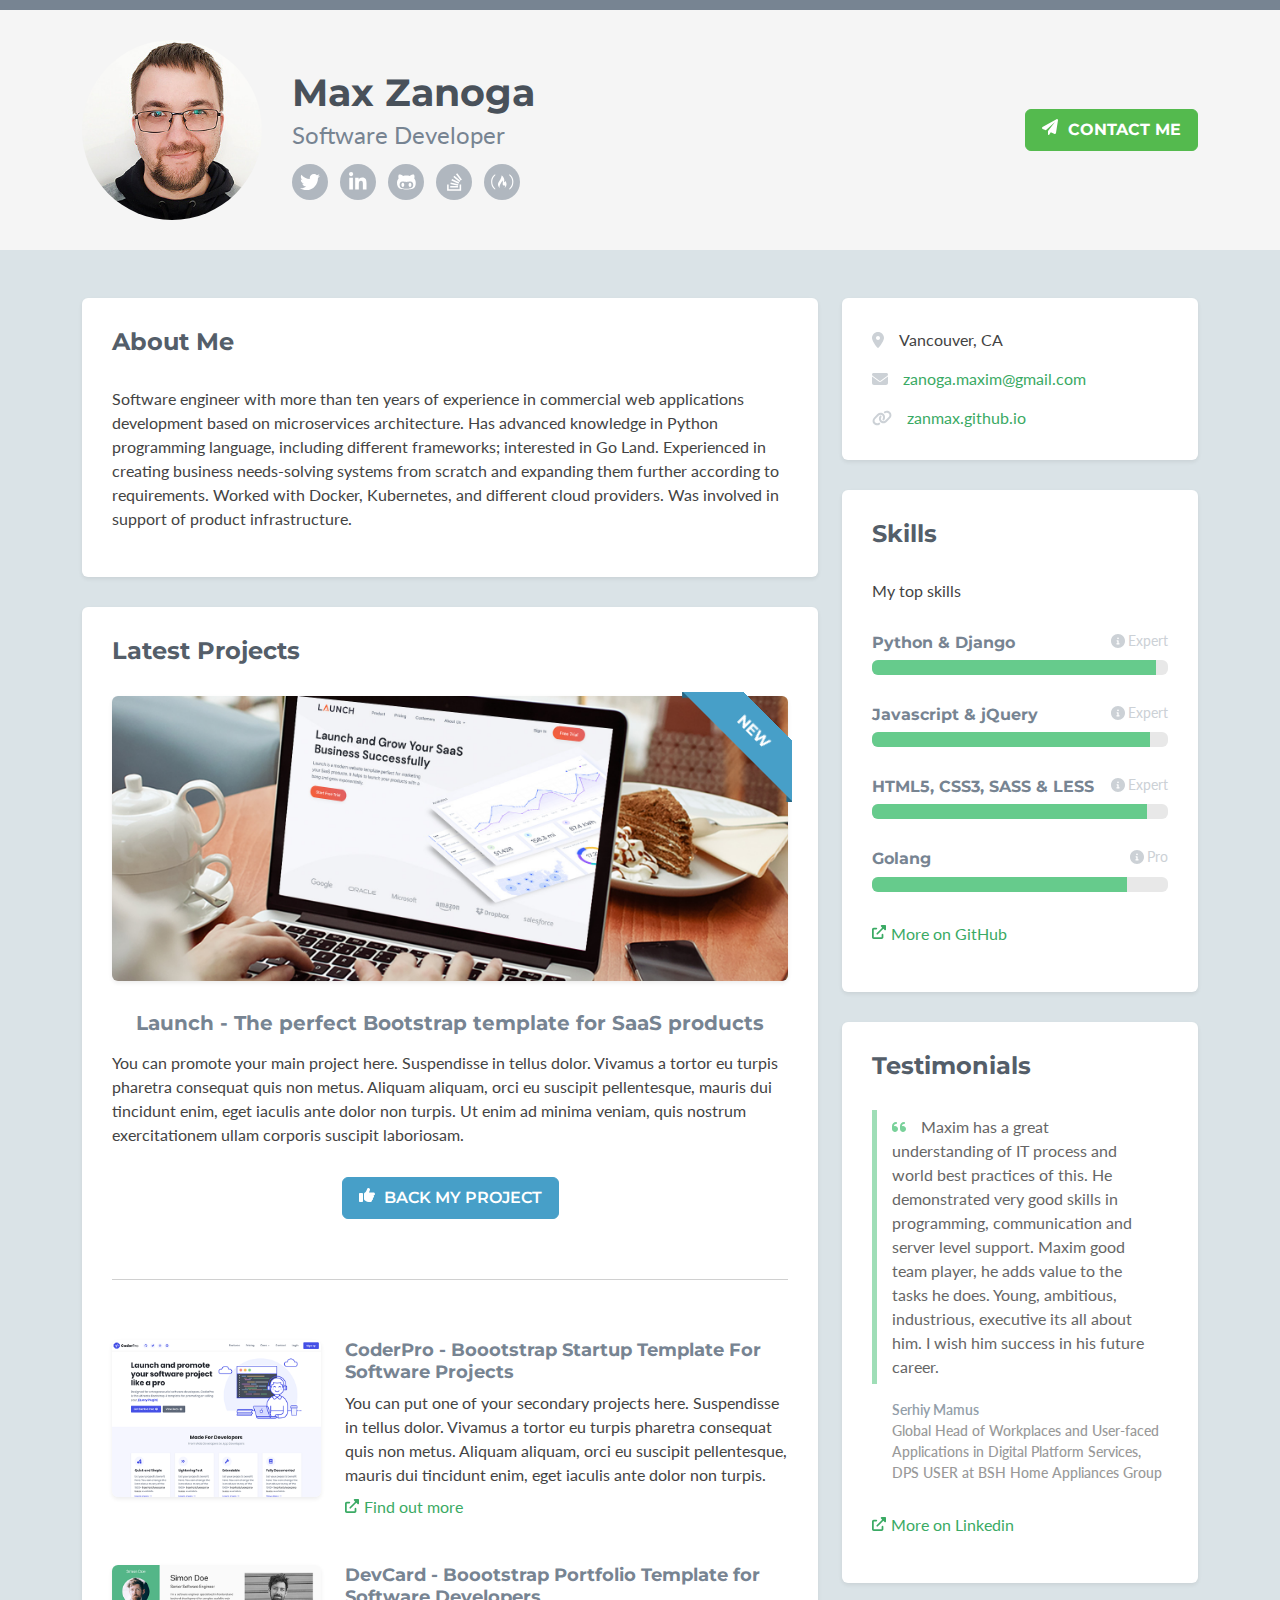
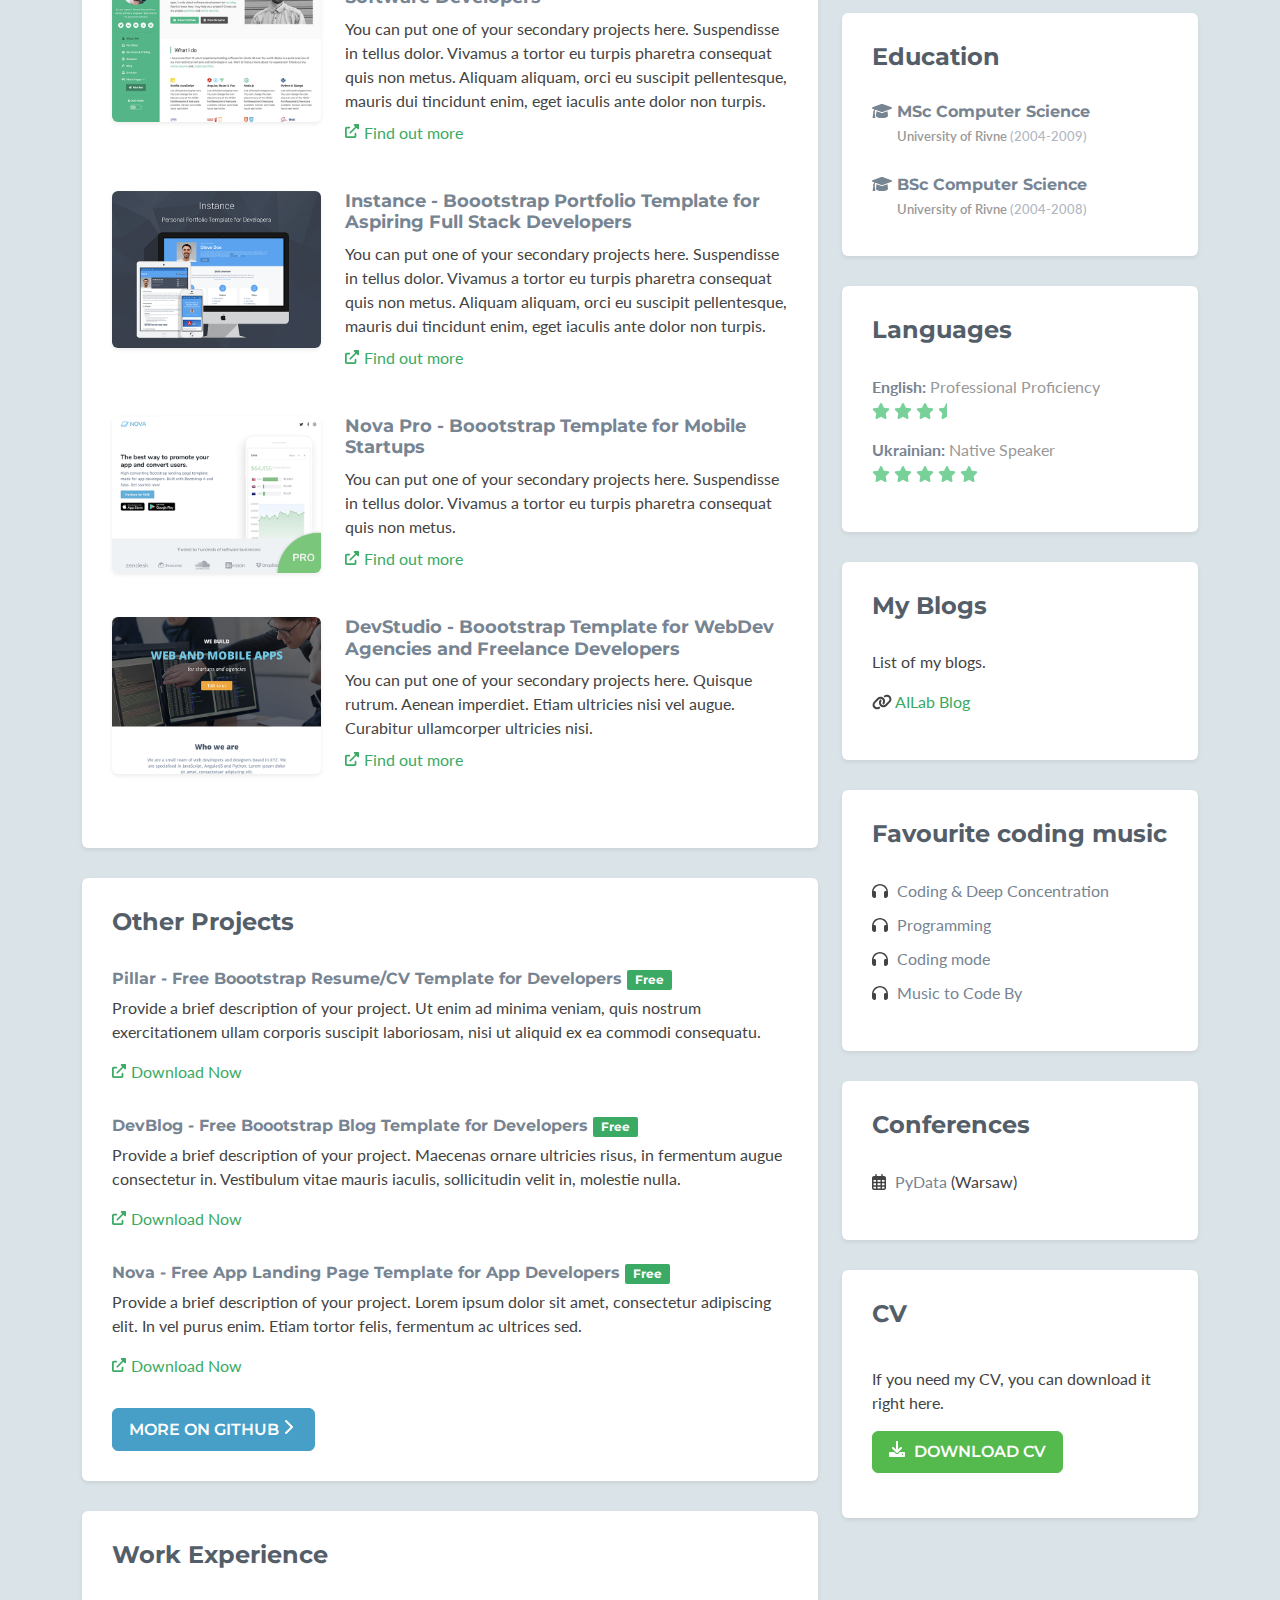
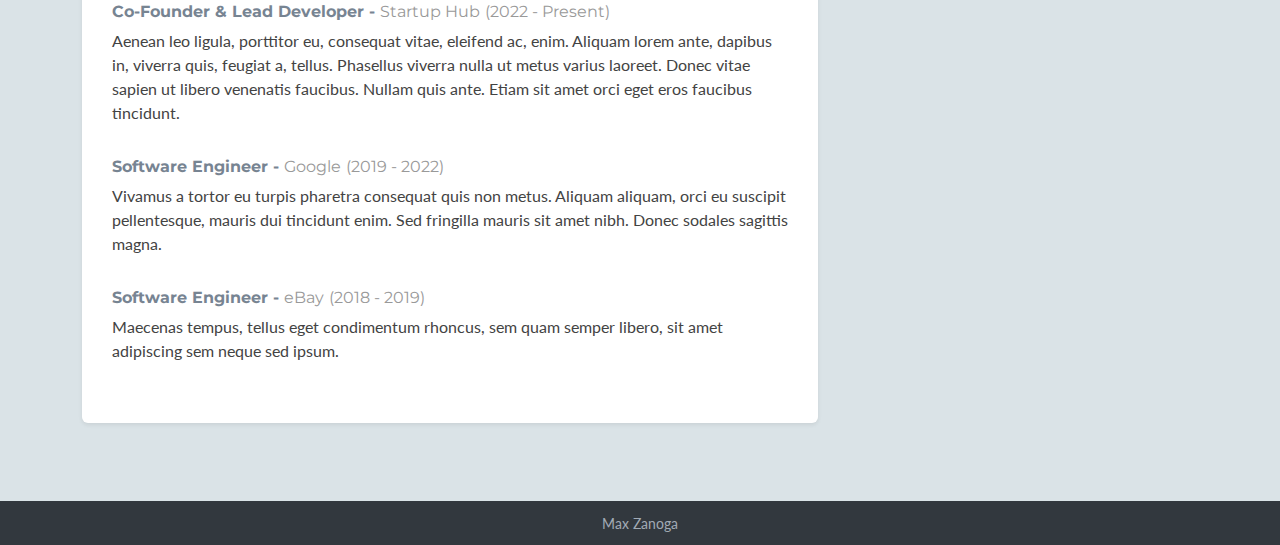
<file: index.html>
<!DOCTYPE html>
<html lang="en">
<head>
    <title>Max Zanoga - Software Developer</title>
    <!-- Meta -->
    <meta charset="utf-8">
    <meta http-equiv="X-UA-Compatible" content="IE=edge">
    <meta name="viewport" content="width=device-width, initial-scale=1.0">
    <meta name="description" content="Portfolio/Resume">
    <meta name="author" content="Max Zanoga">
    <link rel="shortcut icon" href="favicon.ico">

    <link href='https://fonts.googleapis.com/css?family=Lato:300,400,300italic,400italic' rel='stylesheet'
          type='text/css'>
    <link href='https://fonts.googleapis.com/css?family=Montserrat:400,700' rel='stylesheet' type='text/css'>

    <!-- Global CSS -->
    <link rel="stylesheet" href="assets/plugins/bootstrap/css/bootstrap.min.css">

    <!-- github calendar css -->
    <link rel="stylesheet" href="assets/plugins/github-calendar/dist/github-calendar-responsive.css">

    <!-- Theme CSS -->
    <link id="theme-style" rel="stylesheet" href="assets/css/styles.css">

</head>

<body>
<!-- ******HEADER****** -->
<header class="header">
    <div class="container">
        <div class="row align-items-center">
            <div class="col">
                <img class="profile-image img-fluid float-start rounded-circle" src="assets/images/profile.jpg"
                     alt="profile image" height="180" width="180"/>
                <div class="profile-content">
                    <h1 class="name">Max Zanoga</h1>
                    <h2 class="desc">Software Developer</h2>
                    <ul class="social list-inline">
                        <li class="list-inline-item"><a href="https://twitter.com/zanoga" target="_blank"><i
                                class="fab fa-twitter"></i></a></li>
                        <li class="list-inline-item"><a href="https://www.linkedin.com/in/maxim-zanoga/"
                                                        target="_blank"><i class="fab fa-linkedin-in"></i></a></li>
                        <li class="list-inline-item"><a href="https://github.com/ZanMax" target="_blank"><i
                                class="fab fa-github-alt"></i></a></li>
                        <li class="list-inline-item"><a href="https://stackoverflow.com/users/1068347/zanmax"
                                                        target="_blank"><i class="fab fa-stack-overflow"></i></a></li>
                        <li class="list-inline-item last-item"><a href="https://leetcode.com/maxim-zanoga/"
                                                                  target="_blank"><i class="fab fa-free-code-camp"></i></a>
                        </li>
                    </ul>
                </div><!--//profile-->
            </div><!--//col-->
            <div class="col-12 col-md-auto">
                <!--
                <div class="dark-mode-switch d-flex">
                    <div class="form-check form-switch mx-auto mx-md-0">
                        <input type="checkbox" class="form-check-input me-2" id="darkSwitch" />
                        <label class="custom-control-label" for="darkSwitch">Dark Mode</label>
                    </div>
                </div>--><!--//dark-mode-switch-->
                <a class="btn btn-cta-primary" href="#" target="_blank"><i class="fas fa-paper-plane"></i> Contact
                    Me</a>
            </div><!--//col-->
        </div><!--//row-->
    </div><!--//container-->
</header><!--//header-->

<div class="container sections-wrapper py-5">
    <div class="row">
        <div class="primary col-lg-8 col-12">
            <section class="about section">
                <div class="section-inner shadow-sm rounded">
                    <h2 class="heading">About Me</h2>
                    <div class="content">
                        <p>
                            Software engineer with more than ten years of experience in commercial web applications
                            development based on microservices architecture. Has advanced knowledge in Python
                            programming language, including different frameworks; interested in Go Land. Experienced in
                            creating business needs-solving systems from scratch and expanding them further according to
                            requirements. Worked with Docker, Kubernetes, and different cloud providers. Was involved in
                            support of product infrastructure.
                        </p>
                    </div><!--//content-->
                </div><!--//section-inner-->
            </section><!--//section-->

            <section class="latest section">
                <div class="section-inner shadow-sm rounded">
                    <h2 class="heading">Latest Projects</h2>
                    <div class="content">

                        <div class="item featured text-center">

                            <div class="featured-image has-ribbon">
                                <a href="https://localhost/bootstrap-templates/startup/launch-bootstrap-4-template-for-saas-businesses/"
                                   target="_blank">
                                    <img class="img-fluid project-image rounded shadow-sm"
                                         src="assets/images/projects/project-featured.jpg" alt="project name"/>
                                </a>
                                <div class="ribbon">
                                    <div class="text">New</div>
                                </div>
                            </div>

                            <h3 class="title mb-3"><a
                                    href="https://localhost/bootstrap-templates/startup/launch-bootstrap-4-template-for-saas-businesses/"
                                    target="_blank">Launch - The perfect Bootstrap template for SaaS products</a></h3>

                            <div class="desc text-start">
                                <p>You can promote your main project here. Suspendisse in tellus dolor. Vivamus a tortor
                                    eu turpis pharetra consequat quis non metus. Aliquam aliquam, orci eu suscipit
                                    pellentesque, mauris dui tincidunt enim, eget iaculis ante dolor non turpis. Ut enim
                                    ad minima veniam, quis nostrum exercitationem ullam corporis suscipit
                                    laboriosam.</p>
                            </div><!--//desc-->
                            <a class="btn btn-cta-secondary"
                               href="https://localhost/bootstrap-templates/startup/launch-bootstrap-4-template-for-saas-businesses/"
                               target="_blank"><i class="fas fa-thumbs-up"></i> Back my project</a>
                        </div><!--//item-->
                        <hr class="divider"/>
                        <div class="item row">
                            <a class="col-md-4 col-12"
                               href="https://localhost/bootstrap-templates/startup/coderpro-bootstrap-4-startup-template-for-software-projects/"
                               target="_blank">
                                <img class="img-fluid project-image rounded shadow-sm"
                                     src="assets/images/projects/project-1.png" alt="project name"/>
                            </a>
                            <div class="desc col-md-8 col-12">
                                <h3 class="title"><a
                                        href="https://localhost/bootstrap-templates/startup/coderpro-bootstrap-4-startup-template-for-software-projects/"
                                        target="_blank">CoderPro - Boootstrap Startup Template For Software Projects</a>
                                </h3>
                                <p class="mb-2">You can put one of your secondary projects here. Suspendisse in tellus
                                    dolor. Vivamus a tortor eu turpis pharetra consequat quis non metus. Aliquam
                                    aliquam, orci eu suscipit pellentesque, mauris dui tincidunt enim, eget iaculis ante
                                    dolor non turpis.</p>
                                <p><a class="more-link"
                                      href="https://localhost/bootstrap-templates/startup/coderpro-bootstrap-4-startup-template-for-software-projects/"
                                      target="_blank"><i class="fas fa-external-link-alt"></i>Find out more</a></p>
                            </div><!--//desc-->
                        </div><!--//item-->

                        <div class="item row">
                            <a class="col-md-4 col-12"
                               href="https://localhost/bootstrap-templates/resume/devcard-bootstrap-4-vcard-portfolio-template-for-software-developers/"
                               target="_blank">
                                <img class="img-fluid project-image rounded shadow-sm"
                                     src="assets/images/projects/project-2.png" alt="project name"/>
                            </a>
                            <div class="desc col-md-8 col-12">
                                <h3 class="title"><a
                                        href="https://localhost/bootstrap-templates/resume/devcard-bootstrap-4-vcard-portfolio-template-for-software-developers/"
                                        target="_blank">DevCard - Boootstrap Portfolio Template for Software
                                    Developers</a></h3>
                                <p class="mb-2">You can put one of your secondary projects here. Suspendisse in tellus
                                    dolor. Vivamus a tortor eu turpis pharetra consequat quis non metus. Aliquam
                                    aliquam, orci eu suscipit pellentesque, mauris dui tincidunt enim, eget iaculis ante
                                    dolor non turpis.</p>
                                <p><a class="more-link"
                                      href="https://localhost/bootstrap-templates/resume/devcard-bootstrap-4-vcard-portfolio-template-for-software-developers/"
                                      target="_blank"><i class="fas fa-external-link-alt"></i>Find out more</a></p>
                            </div><!--//desc-->
                        </div><!--//item-->

                        <div class="item row">
                            <a class="col-md-4 col-12"
                               href="https://localhost/bootstrap-templates/resume/instance-bootstrap-portfolio-theme-for-developers/"
                               target="_blank">
                                <img class="img-fluid project-image rounded shadow-sm"
                                     src="assets/images/projects/project-3.png" alt="project name"/>
                            </a>
                            <div class="desc col-md-8 col-12">
                                <h3 class="title"><a
                                        href="https://localhost/bootstrap-templates/resume/instance-bootstrap-portfolio-theme-for-developers/"
                                        target="_blank">Instance - Boootstrap Portfolio Template for Aspiring Full Stack
                                    Developers</a></h3>
                                <p class="mb-2">You can put one of your secondary projects here. Suspendisse in tellus
                                    dolor. Vivamus a tortor eu turpis pharetra consequat quis non metus. Aliquam
                                    aliquam, orci eu suscipit pellentesque, mauris dui tincidunt enim, eget iaculis ante
                                    dolor non turpis.</p>
                                <p><a class="more-link"
                                      href="https://localhost/bootstrap-templates/resume/instance-bootstrap-portfolio-theme-for-developers/"
                                      target="_blank"><i class="fas fa-external-link-alt"></i>Find out more</a></p>
                            </div><!--//desc-->
                        </div><!--//item-->

                        <div class="item row">
                            <a class="col-md-4 col-12"
                               href="https://localhost/bootstrap-templates/startup/bootstrap-template-for-mobile-apps-nova-pro/"
                               target="_blank">
                                <img class="img-fluid project-image rounded shadow-sm"
                                     src="assets/images/projects/project-4.png" alt="project name"/>
                            </a>
                            <div class="desc col-md-8 col-12">
                                <h3 class="title"><a
                                        href="https://localhost/bootstrap-templates/startup/bootstrap-template-for-mobile-apps-nova-pro/"
                                        target="_blank">Nova Pro - Boootstrap Template for Mobile Startups</a></h3>
                                <p class="mb-2">You can put one of your secondary projects here. Suspendisse in tellus
                                    dolor. Vivamus a tortor eu turpis pharetra consequat quis non metus.</p>
                                <p><a class="more-link"
                                      href="https://localhost/bootstrap-templates/startup/bootstrap-template-for-mobile-apps-nova-pro/"
                                      target="_blank"><i class="fas fa-external-link-alt"></i>Find out more</a></p>
                            </div><!--//desc-->
                        </div><!--//item-->
                        <div class="item row">
                            <a class="col-md-4 col-12"
                               href="https://localhost/bootstrap-templates/startup/devstudio-bootstrap-theme-for-web-development-agencies-and-developers/"
                               target="_blank">
                                <img class="img-fluid project-image rounded shadow-sm"
                                     src="assets/images/projects/project-5.png" alt="project name"/>
                            </a>
                            <div class="desc col-md-8 col-12">
                                <h3 class="title"><a
                                        href="https://localhost/bootstrap-templates/startup/devstudio-bootstrap-theme-for-web-development-agencies-and-developers/"
                                        target="_blank">DevStudio - Boootstrap Template for WebDev Agencies and
                                    Freelance Developers</a></h3>
                                <p class="mb-2"> You can put one of your secondary projects here. Quisque rutrum. Aenean
                                    imperdiet. Etiam ultricies nisi vel augue. Curabitur ullamcorper ultricies nisi.</p>
                                <p><a class="more-link"
                                      href="https://localhost/bootstrap-templates/startup/devstudio-bootstrap-theme-for-web-development-agencies-and-developers/"
                                      target="_blank"><i class="fas fa-external-link-alt"></i>Find out more</a></p>
                            </div><!--//desc-->
                        </div><!--//item-->

                    </div><!--//content-->
                </div><!--//section-inner-->
            </section><!--//section-->

            <section class="projects section">
                <div class="section-inner shadow-sm rounded">
                    <h2 class="heading">Other Projects</h2>
                    <div class="content">
                        <div class="item">
                            <h3 class="title"><a
                                    href="https://localhost/bootstrap-templates/resume/free-bootstrap4-resume-cv-template-for-developers-pillar/"
                                    target="_blank">Pillar - Free Boootstrap Resume/CV Template for Developers</a> <span
                                    class="badge badge-theme">Free</span></h3>
                            <p class="summary">Provide a brief description of your project. Ut enim ad minima veniam,
                                quis nostrum exercitationem ullam corporis suscipit laboriosam, nisi ut aliquid ex ea
                                commodi consequatu.</p>
                            <p><a class="more-link"
                                  href="https://localhost/bootstrap-templates/resume/free-bootstrap4-resume-cv-template-for-developers-pillar/"
                                  target="_blank"><i class="fas fa-external-link-alt"></i>Download Now</a></p>
                        </div><!--//item-->
                        <div class="item">
                            <h3 class="title"><a
                                    href="https://localhost/bootstrap-templates/speciality/devblog-free-bootstrap-4-blog-template-for-developers/"
                                    target="_blank">DevBlog - Free Boootstrap Blog Template for Developers</a> <span
                                    class="badge badge-theme">Free</span></h3>
                            <p class="summary">Provide a brief description of your project. Maecenas ornare ultricies
                                risus, in fermentum augue consectetur in. Vestibulum vitae mauris iaculis, sollicitudin
                                velit in, molestie nulla. </p>
                            <p><a class="more-link"
                                  href="https://localhost/bootstrap-templates/speciality/devblog-free-bootstrap-4-blog-template-for-developers/"
                                  target="_blank"><i class="fas fa-external-link-alt"></i>Download Now</a></p>
                        </div><!--//item-->
                        <div class="item">
                            <h3 class="title"><a
                                    href="https://localhost/bootstrap-templates/startup/nova-bootstrap-landing-page-template-for-mobile-apps/"
                                    target="_blank">Nova - Free App Landing Page Template for App Developers</a> <span
                                    class="badge badge-theme">Free</span></h3>
                            <p class="summary">Provide a brief description of your project. Lorem ipsum dolor sit amet,
                                consectetur adipiscing elit. In vel purus enim. Etiam tortor felis, fermentum ac
                                ultrices sed.</p>
                            <p><a class="more-link"
                                  href="https://localhost/bootstrap-templates/startup/nova-bootstrap-landing-page-template-for-mobile-apps/"
                                  target="_blank"><i class="fas fa-external-link-alt"></i>Download Now</a></p>
                        </div><!--//item-->

                        <a class="btn btn-cta-secondary" href="https://github.com/ZanMax" target="_blank">More on GitHub
                            <i
                                    class="fas fa-chevron-right pt-1"></i></a>

                    </div><!--//content-->
                </div><!--//section-inner-->
            </section><!--//section-->

            <section class="experience section">
                <div class="section-inner shadow-sm rounded">
                    <h2 class="heading">Work Experience</h2>
                    <div class="content">
                        <div class="item">
                            <h3 class="title">Co-Founder & Lead Developer - <span class="place"><a
                                    href="#">Startup Hub</a></span> <span class="year">(2022 - Present)</span></h3>
                            <p>Aenean leo ligula, porttitor eu, consequat vitae, eleifend ac, enim. Aliquam lorem ante,
                                dapibus in, viverra quis, feugiat a, tellus. Phasellus viverra nulla ut metus varius
                                laoreet. Donec vitae sapien ut libero venenatis faucibus. Nullam quis ante. Etiam sit
                                amet orci eget eros faucibus tincidunt.</p>
                        </div><!--//item-->
                        <div class="item">
                            <h3 class="title">Software Engineer - <span class="place"><a href="#">Google</a></span>
                                <span class="year">(2019 - 2022)</span></h3>
                            <p>Vivamus a tortor eu turpis pharetra consequat quis non metus. Aliquam aliquam, orci eu
                                suscipit pellentesque, mauris dui tincidunt enim. Sed fringilla mauris sit amet nibh.
                                Donec sodales sagittis magna.</p>
                        </div><!--//item-->

                        <div class="item">
                            <h3 class="title">Software Engineer - <span class="place"><a href="#">eBay</a></span> <span
                                    class="year">(2018 - 2019)</span></h3>
                            <p>Maecenas tempus, tellus eget condimentum rhoncus, sem quam semper libero, sit amet
                                adipiscing sem neque sed ipsum.</p>
                        </div><!--//item-->

                    </div><!--//content-->
                </div><!--//section-inner-->
            </section><!--//section-->
        </div><!--//primary-->
        <div class="secondary col-lg-4 col-12">
            <aside class="info aside section">
                <div class="section-inner shadow-sm rounded">
                    <h2 class="heading sr-only">Basic Information</h2>
                    <div class="content">
                        <ul class="list-unstyled">
                            <li><i class="fas fa-map-marker-alt"></i><span class="sr-only">Location:</span>Vancouver, CA
                            </li>
                            <li><i class="fas fa-envelope"></i><span class="sr-only">Email:</span><a href="#">zanoga.maxim@gmail.com</a>
                            </li>
                            <li><i class="fas fa-link"></i><span class="sr-only">Website:</span><a
                                    href="https://zanmax.github.io/">zanmax.github.io</a>
                            </li>
                        </ul>
                    </div><!--//content-->
                </div><!--//section-inner-->
            </aside><!--//aside-->

            <aside class="skills aside section">
                <div class="section-inner shadow-sm rounded">
                    <h2 class="heading">Skills</h2>
                    <div class="content">
                        <p class="intro">My top skills</p>

                        <div class="skillset">

                            <div class="item">
                                <h3 class="level-title">Python &amp; Django<span class="level-label"
                                                                                 data-bs-toggle="tooltip"
                                                                                 data-bs-placement="left"
                                                                                 title="You can use the tooltip to explain more about your skill level..."><i
                                        class="fas fa-info-circle"></i>Expert</span></h3>

                                <div class="level-bar progress">
                                    <div class="progress-bar level-bar-inner" role="progressbar" style="width: 96%"
                                         aria-valuenow="96" aria-valuemin="0" aria-valuemax="96"></div>
                                </div><!--//level-bar-->
                            </div><!--//item-->

                            <div class="item">
                                <h3 class="level-title">Javascript &amp; jQuery<span class="level-label"
                                                                                     data-bs-toggle="tooltip"
                                                                                     data-bs-placement="left"
                                                                                     title="You can use the tooltip to explain more about your skill level..."><i
                                        class="fas fa-info-circle"></i>Expert</span></h3>
                                <div class="level-bar progress">
                                    <div class="progress-bar level-bar-inner" role="progressbar" style="width: 94%"
                                         aria-valuenow="94" aria-valuemin="0" aria-valuemax="94"></div>
                                </div><!--//level-bar-->
                            </div><!--//item-->

                            <div class="item">
                                <h3 class="level-title">HTML5, CSS3, SASS &amp; LESS<span class="level-label"
                                                                                          data-bs-toggle="tooltip"
                                                                                          data-bs-placement="left"
                                                                                          title="You can use the tooltip to explain more about your skill level..."><i
                                        class="fas fa-info-circle"></i>Expert</span></h3>
                                <div class="level-bar progress">
                                    <div class="progress-bar level-bar-inner" role="progressbar" style="width: 93%"
                                         aria-valuenow="93" aria-valuemin="0" aria-valuemax="96"></div>
                                </div><!--//level-bar-->
                            </div><!--//item-->

                            <div class="item">
                                <h3 class="level-title">Golang<span class="level-label" data-bs-toggle="tooltip"
                                                                    data-placement="left"
                                                                    title="You can use the tooltip to explain more about your skill level..."><i
                                        class="fas fa-info-circle"></i>Pro</span></h3>
                                <div class="level-bar progress">
                                    <div class="progress-bar level-bar-inner" role="progressbar" style="width: 86%"
                                         aria-valuenow="86" aria-valuemin="0" aria-valuemax="96"></div>
                                </div><!--//level-bar-->
                            </div><!--//item-->

                            <p><a class="more-link" href="https://github.com/ZanMax" target="_blank"><i
                                    class="fas fa-external-link-alt"></i>More on GitHub</a>
                            </p>
                        </div>
                    </div><!--//content-->
                </div><!--//section-inner-->
            </aside><!--//section-->

            <aside class="testimonials aside section">
                <div class="section-inner shadow-sm rounded">
                    <h2 class="heading">Testimonials</h2>
                    <div class="content">
                        <div class="item">
                            <blockquote class="quote">
                                <p><i class="fas fa-quote-left"></i>Maxim has a great understanding of IT process and
                                    world best practices of this. He demonstrated very good skills in programming,
                                    communication and server level support. Maxim good team player, he adds value to the
                                    tasks he does. Young, ambitious, industrious, executive its all about him. I wish
                                    him success in his future career.</p>
                            </blockquote>
                            <p class="source"><span class="name">Serhiy Mamus</span><br/><span class="title">Global Head of Workplaces and User-faced Applications in Digital Platform Services, DPS USER at BSH Home Appliances Group</span>
                            </p>
                        </div><!--//item-->

                        <p><a class="more-link" href="https://www.linkedin.com/in/maxim-zanoga/" target="_blank"><i
                                class="fas fa-external-link-alt"></i>More on Linkedin</a>
                        </p>

                    </div><!--//content-->
                </div><!--//section-inner-->
            </aside><!--//section-->

            <aside class="education aside section">
                <div class="section-inner shadow-sm rounded">
                    <h2 class="heading">Education</h2>
                    <div class="content">
                        <div class="item">
                            <h3 class="title"><i class="fas fa-graduation-cap"></i> MSc Computer Science</h3>
                            <h4 class="university">University of Rivne <span class="year">(2004-2009)</span></h4>
                        </div><!--//item-->
                        <div class="item">
                            <h3 class="title"><i class="fas fa-graduation-cap"></i> BSc Computer Science</h3>
                            <h4 class="university">University of Rivne <span class="year">(2004-2008)</span></h4>
                        </div><!--//item-->
                    </div><!--//content-->
                </div><!--//section-inner-->
            </aside><!--//section-->

            <aside class="languages aside section">
                <div class="section-inner shadow-sm rounded">
                    <h2 class="heading">Languages</h2>
                    <div class="content">
                        <ul class="list-unstyled">
                            <li class="item">
                                <span class="title"><strong>English:</strong></span>
                                <span class="level">Professional Proficiency <br class="visible-sm visible-xs"/><i
                                        class="fas fa-star"></i> <i class="fas fa-star"></i> <i class="fas fa-star"></i> <i
                                        class="fas fa-star-half"></i></span>
                            </li><!--//item-->
                            <li class="item">
                                <span class="title"><strong>Ukrainian:</strong></span>
                                <span class="level">Native Speaker <br class="visible-xs"/><i
                                        class="fas fa-star"></i> <i class="fas fa-star"></i> <i class="fas fa-star"></i> <i
                                        class="fas fa-star"></i> <i class="fas fa-star"></i> </span>
                            </li><!--//item-->
                        </ul>
                    </div><!--//content-->
                </div><!--//section-inner-->
            </aside><!--//section-->

            <aside class="blog aside section">
                <div class="section-inner shadow-sm rounded">
                    <h2 class="heading">My Blogs</h2>
                    <p>List of my blogs.</p>
                    <div class="content">
                        <ul class="list-unstyled">
                            <li><i class="fas fa-link"></i> <a href="https://blog.ailab.sh/" target="_blank">AILab Blog</a></li>
                        </ul>
                    </div><!--//content-->
                </div><!--//section-inner-->
            </aside><!--//section-->

            <aside class="list music aside section">
                <div class="section-inner shadow-sm rounded">
                    <h2 class="heading">Favourite coding music</h2>
                    <div class="content">
                        <ul class="list-unstyled">
                            <li><i class="fas fa-headphones"></i> <a
                                    href="https://open.spotify.com/playlist/4KQAsa7I8Av5W3BKwFdKPk?si=874004fcf9844f20"
                                    target="_blank">Coding & Deep Concentration</a></li>
                            <li><i class="fas fa-headphones"></i> <a
                                    href="https://open.spotify.com/playlist/2mtlhuFVOFMn6Ho3JmrLc2?si=f53c5ea5d7ee4a86"
                                    target="_blank">Programming</a></li>
                            <li><i class="fas fa-headphones"></i> <a
                                    href="https://open.spotify.com/playlist/37i9dQZF1DX5trt9i14X7j?si=d7b0cfe78cf043d5"
                                    target="_blank">Coding mode</a></li>
                            <li><i class="fas fa-headphones"></i> <a
                                    href="https://open.spotify.com/playlist/4LnTQT9pZuyXG96WS9RNzU?si=974a37f323b14d8e"
                                    target="_blank">Music to Code By</a></li>
                        </ul>
                    </div><!--//content-->
                </div><!--//section-inner-->
            </aside><!--//section-->

            <aside class="list conferences aside section">
                <div class="section-inner shadow-sm rounded">
                    <h2 class="heading">Conferences</h2>
                    <div class="content">
                        <ul class="list-unstyled">
                            <li><i class="far fa-calendar-alt"></i> <a href="https://pydata.org/"
                                                                       target="_blank">PyData</a> (Warsaw)
                            </li>
                        </ul>
                    </div><!--//content-->
                </div><!--//section-inner-->
            </aside><!--//section-->

            <aside class="credits aside section">
                <div class="section-inner shadow-sm rounded">
                    <h2 class="heading">CV</h2>

                    <p class="pt-2">If you need my CV, you can download it right here.</p>

                    <a class="btn btn-cta-primary btn-download"
                       href="cv/max.zanoga.pdf"
                       target="_blank"><i class="fas fa-download"></i> Download CV</a>

                </div><!--//section-inner-->
            </aside><!--//section-->

        </div><!--//secondary-->
    </div><!--//row-->
</div><!--//masonry-->

<!-- ******FOOTER****** -->
<footer class="footer">
    <div class="container text-center">
        <!--/* This template is free as long as you keep the attribution link below. Thank you for your support. :) If you'd like to use the template without the attribution, you can buy the commercial license via our website: localhost */-->
        <small class="copyright">Max Zanoga</small>
    </div><!--//container-->
</footer><!--//footer-->

<!-- Javascript -->
<script type="text/javascript" src="assets/plugins/popper.min.js"></script>
<script type="text/javascript" src="assets/plugins/bootstrap/js/bootstrap.min.js"></script>

<!-- github calendar plugin -->
<script type="text/javascript" src="assets/plugins/github-calendar/dist/github-calendar.min.js"></script>
<!-- custom js -->
<script type="text/javascript" src="assets/js/main.js"></script>
<!-- FontAwesome JS -->
<script defer src="assets/fontawesome/js/all.js"></script>

</body>
</html>
</file>
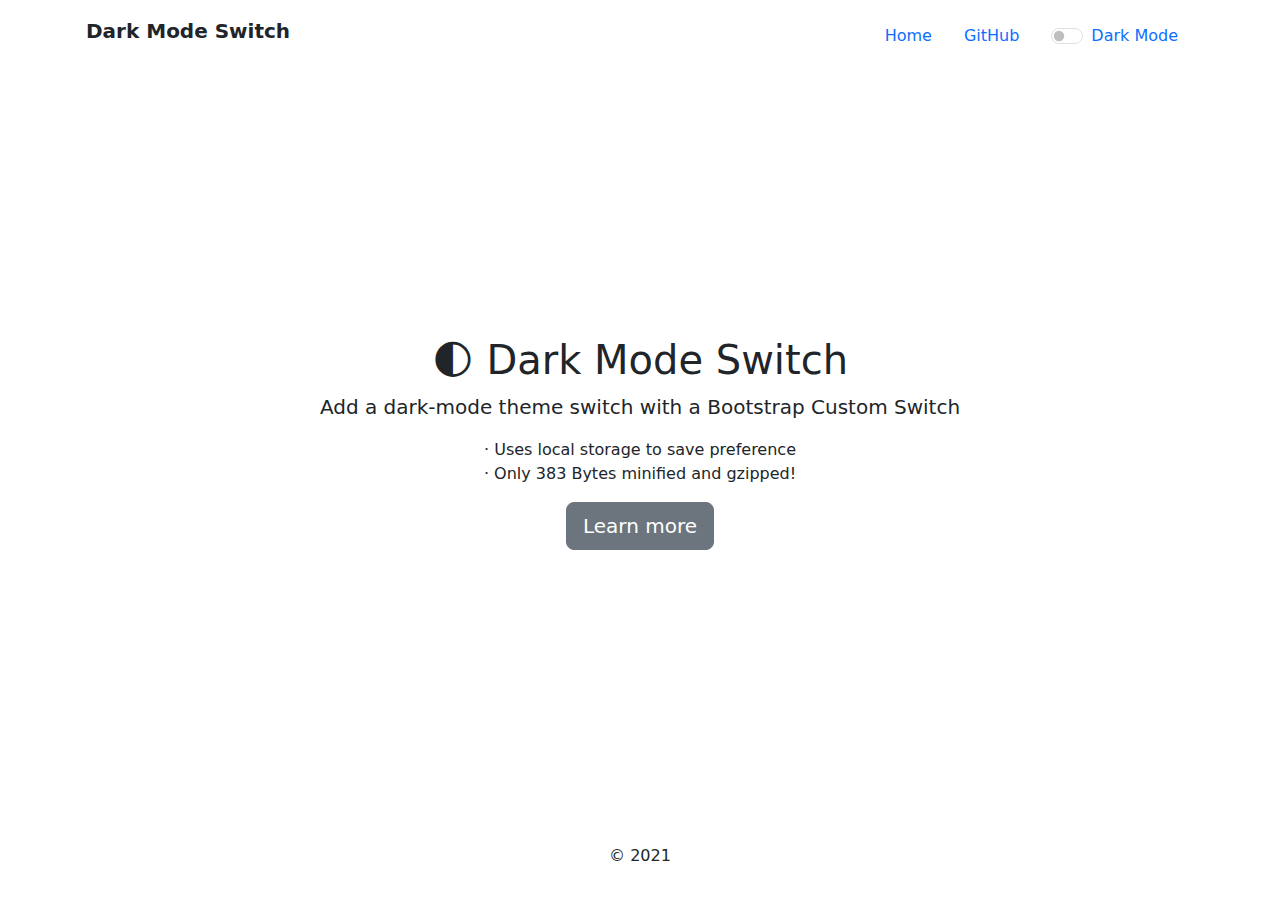
<file: assets/plugins/dark-mode-switch/index.html>
<!doctype html>
<html lang="en" class="h-100">

<head>
  <meta charset="utf-8">
  <meta http-equiv="x-ua-compatible" content="ie=edge">
  <meta name="viewport" content="width=device-width, initial-scale=1">
  <title>Dark Mode Switch</title>
  <meta name="description" content="Add a dark-mode theme toggle with a Bootstrap Custom Switch">

  <link rel="icon"
    href="data:image/svg+xml,<svg xmlns=%22http://www.w3.org/2000/svg%22 viewBox=%220 0 100 100%22><text y=%22.9em%22 font-size=%2280%22>🌓</text></svg>">
  
  <meta property="og:site_name" content="GitHub">
  <meta property="og:image"
    content="https://repository-images.githubusercontent.com/194995309/38db8f80-9db7-11e9-998f-43f2a26d9e0b">
  <meta property="og:title" content="dark-mode-switch">
  <meta property="og:description" content="Add a dark-mode theme toggle with a Bootstrap Custom Switch">
  <meta property="og:url" content="https://coliff.github.io/dark-mode-switch/">
  <link rel="author" href="https://christianoliff.com/">
  <meta name="twitter:creator" content="@christianoliff">
  <meta name="monetization" content="$ilp.uphold.com/Epqzn3YGr2MB">

  <link rel="stylesheet" href="https://cdn.jsdelivr.net/npm/bootstrap@5/dist/css/bootstrap.min.css">

  <!-- IE 11 polyfill for CSS and Custom Properties -->
  <script
    nomodule>window.MSInputMethodContext && document.documentMode && document.write('<link rel="stylesheet" href="https://cdn.jsdelivr.net/npm/bootstrap-ie11@5/css/bootstrap-ie11.min.css"><script src="https://cdn.jsdelivr.net/npm/ie11-custom-properties@4/ie11CustomProperties.min.js"><\/script>');</script>

  <link rel="stylesheet" href="dark-mode.css">

</head>

<body class="bg-white text-center d-flex h-100">

  <div class="container d-flex p-3 mx-auto w-100 flex-column">
    <header class="mb-auto">
      <div class="float-md-start fw-bold fs-5">Dark Mode Switch</div>
      <nav class="nav justify-content-center float-md-end">
        <a class="nav-link active" href="https://coliff.github.io/dark-mode-switch/">Home</a>
        <a class="nav-link" href="https://github.com/coliff/dark-mode-switch" target="_blank">GitHub</a>
        <div class="nav-link">

          <div class="form-check form-switch">
            <input type="checkbox" class="form-check-input" id="darkSwitch">
            <label class="custom-control-label" for="darkSwitch">Dark Mode</label>
          </div>
          <script src="dark-mode-switch.min.js"></script>

        </div>
      </nav>
    </header>

    <main role="main">
      <h1>🌓 Dark Mode Switch</h1>
      <p class="lead">Add a dark-mode theme switch with a Bootstrap Custom Switch</p>
      <ul class="list-unstyled">
        <li>&middot; Uses local storage to save preference</li>
        <li>&middot; Only 383 Bytes minified and gzipped!</li>
      </ul>
      <p>
        <a href="https://github.com/coliff/dark-mode-switch" target="_blank" rel="noopener"
          class="btn btn-lg btn-secondary">
          Learn more
        </a>
      </p>
    </main>

    <footer class="mt-auto">
      <p>&copy; 2021</p>
    </footer>

  </div>
</body>

</html>
</file>
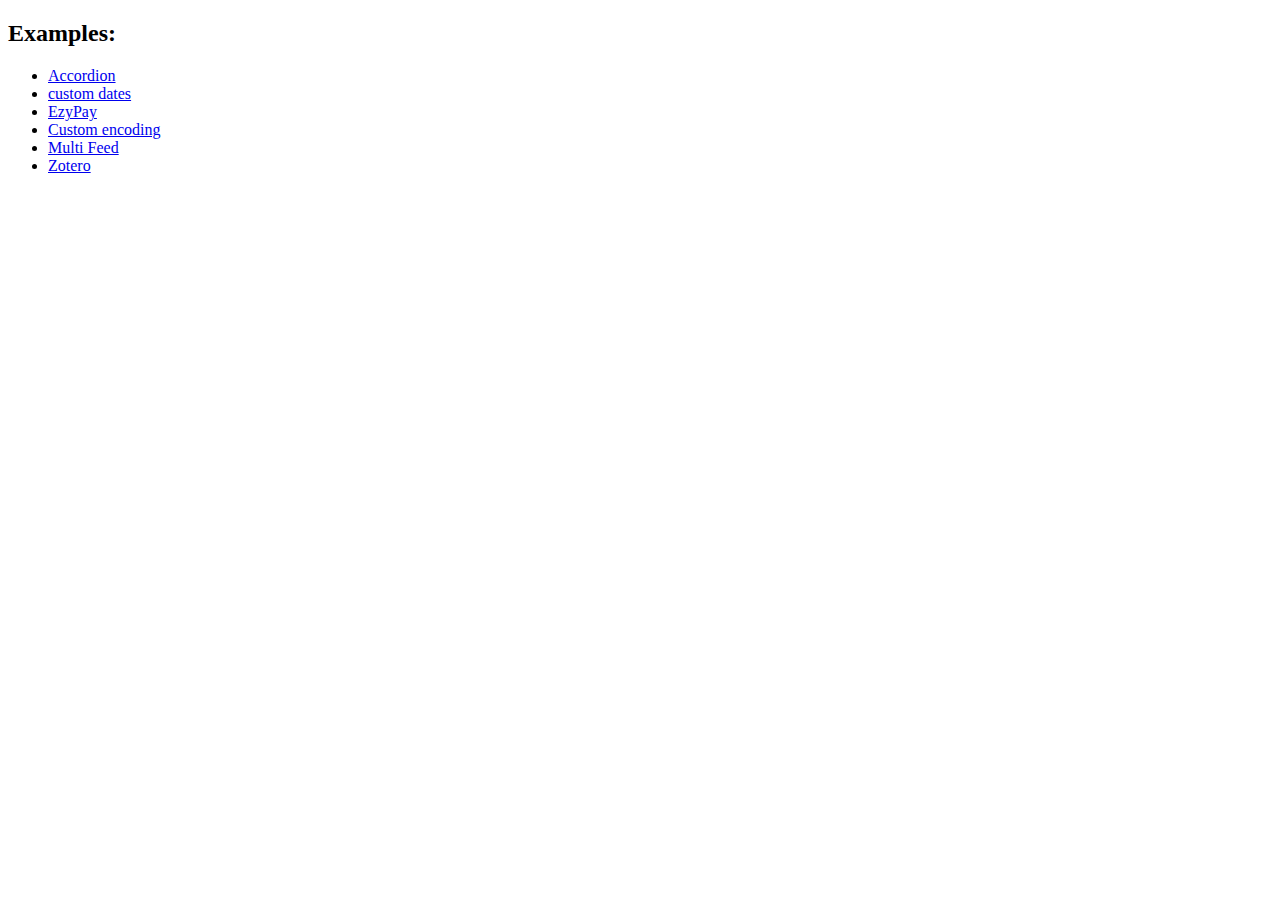
<file: assets/plugins/vanilla-rss/index.html>
<!DOCTYPE html>
<html>
  <head>
    <title>vanilla-rss</title>
  </head>
  <body>
    <div>
      <h2>Examples:</h2>
      <ul>
        <li><a href="examples/accordion.html">Accordion</a></li>
        <li><a href="examples/custom-dates.html">custom dates</a></li>
        <li><a href="examples/ezypay.html">EzyPay</a></li>
        <li><a href="examples/ISO-8859-1.html">Custom encoding</a></li>
        <li><a href="examples/multi-feed.html">Multi Feed</a></li>
        <li><a href="examples/zotero.html">Zotero</a></li>
      </ul>
    </div>
  </body>
</html>
</file>
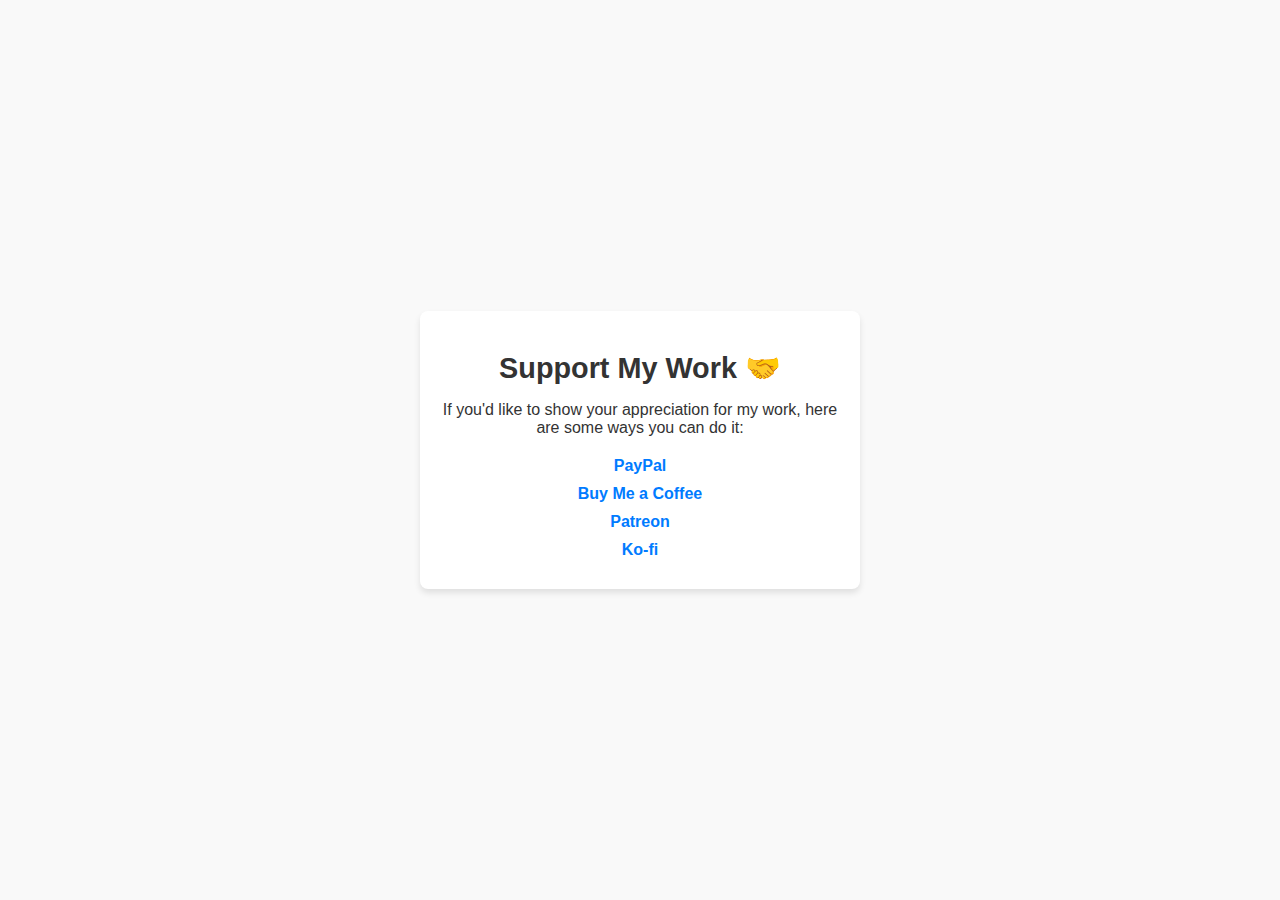
<file: support.html>
<!DOCTYPE html>
<html lang="en">
<head>
    <meta charset="UTF-8">
    <meta name="viewport" content="width=device-width, initial-scale=1.0">
    <title>Thank You</title>
    <style>
        body {
            font-family: Arial, sans-serif;
            margin: 0;
            padding: 0;
            background-color: #f9f9f9;
            color: #333;
            display: flex;
            flex-direction: column;
            align-items: center;
            justify-content: center;
            height: 100vh;
            text-align: center;
        }
        .container {
            background: white;
            border-radius: 8px;
            box-shadow: 0 4px 6px rgba(0, 0, 0, 0.1);
            padding: 20px;
            max-width: 400px;
            width: 90%;
        }
        h1 {
            font-size: 1.8em;
            margin-bottom: 15px;
        }
        p {
            font-size: 1em;
            margin-bottom: 20px;
        }
        .services {
            list-style: none;
            padding: 0;
            margin: 0;
        }
        .services li {
            margin: 10px 0;
        }
        .services a {
            text-decoration: none;
            color: #007bff;
            font-weight: bold;
            transition: color 0.3s;
        }
        .services a:hover {
            color: #0056b3;
        }
    </style>
</head>
<body>
    <div class="container">
        <h1>Support My Work 🤝</h1>
        <p>If you'd like to show your appreciation for my work, here are some ways you can do it:</p>
        <ul class="services">
            <li><a href="https://www.paypal.me/zanoga" target="_blank">PayPal</a></li>
            <li><a href="https://www.buymeacoffee.com/ZanMax" target="_blank">Buy Me a Coffee</a></li>
            <li><a href="https://patreon.com/zanmax" target="_blank">Patreon</a></li>
            <li><a href="https://ko-fi.com/zanmax" target="_blank">Ko-fi</a></li>
        </ul>
    </div>
</body>
</html>
</file>
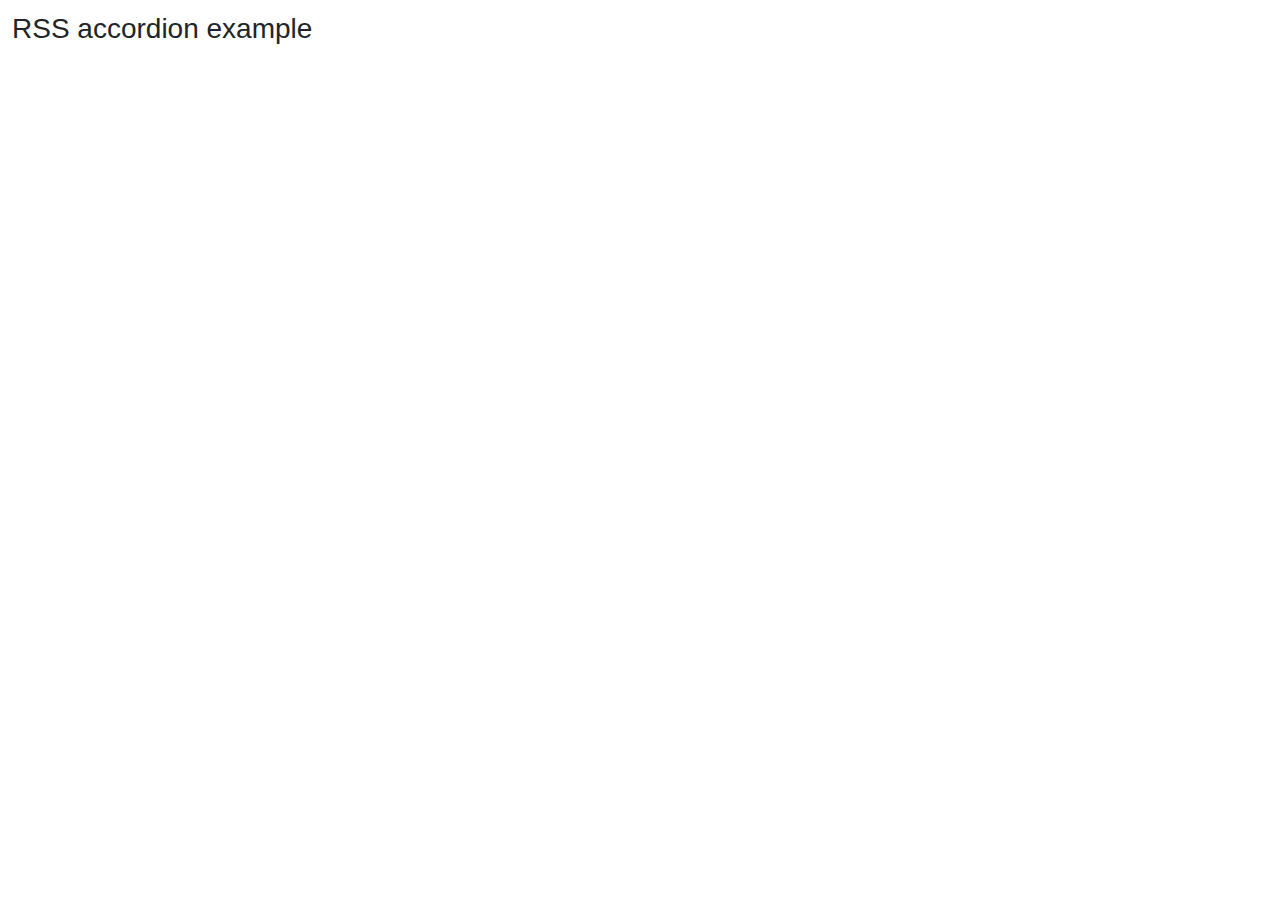
<file: assets/plugins/vanilla-rss/examples/accordion.html>
<!DOCTYPE html>
<html>
  <head>
    <title>RSS accordion example</title>

    <!-- Required meta tags -->
    <meta charset="utf-8" />
    <meta
      name="viewport"
      content="width=device-width, initial-scale=1, shrink-to-fit=no"
    />

    <!-- Bootstrap CSS -->
    <link
      rel="stylesheet"
      href="https://stackpath.bootstrapcdn.com/bootstrap/4.3.1/css/bootstrap.min.css"
    />

    <link rel="stylesheet" href="style.css" />
  </head>

  <body>
    <div>
      <h1>RSS accordion example</h1>
      <div id="rss-feeds"></div>
    </div>
    <script src="../dist/rss.global.min.js"></script>
    <script src="https://code.jquery.com/jquery-3.3.1.slim.min.js"></script>
    <script src="https://cdnjs.cloudflare.com/ajax/libs/popper.js/1.14.7/umd/popper.min.js"></script>
    <script src="https://stackpath.bootstrapcdn.com/bootstrap/4.3.1/js/bootstrap.min.js"></script>
    <script>
      window.onload = function() {
        const rss = new RSS(
          document.querySelector("#rss-feeds"),
          "https://partnernetwork.ebay.de/epn-blog?format=rss",
          {
            limit: 15,
            tokens: {
              showClass: (entry, tokens) => (tokens.index === 0 ? "show" : "")
            },
            layoutTemplate:
              '<div class="accordion" id="accordionExample">{entries}</div>',
            entryTemplate: `<div class="card">
              <div class="card-header" id="heading-{index}">
                <h2 class="mb-0">
                  <button class="btn btn-link" type="button" data-toggle="collapse" data-target="#collapse-{index}" aria-expanded="true" aria-controls="collapse-{index}">
                    {title}
                  </button>
                </h2>
              </div>
  
              <div id="collapse-{index}" class="collapse {showClass}" aria-labelledby="heading-{index}" data-parent="#accordionExample">
                <div class="card-body">
                  {bodyPlain}
                </div>
              </div>
            </div>`
          }
        );

        rss.render().then(() => console.log("cool"));
      };
    </script>
  </body>
</html>
</file>
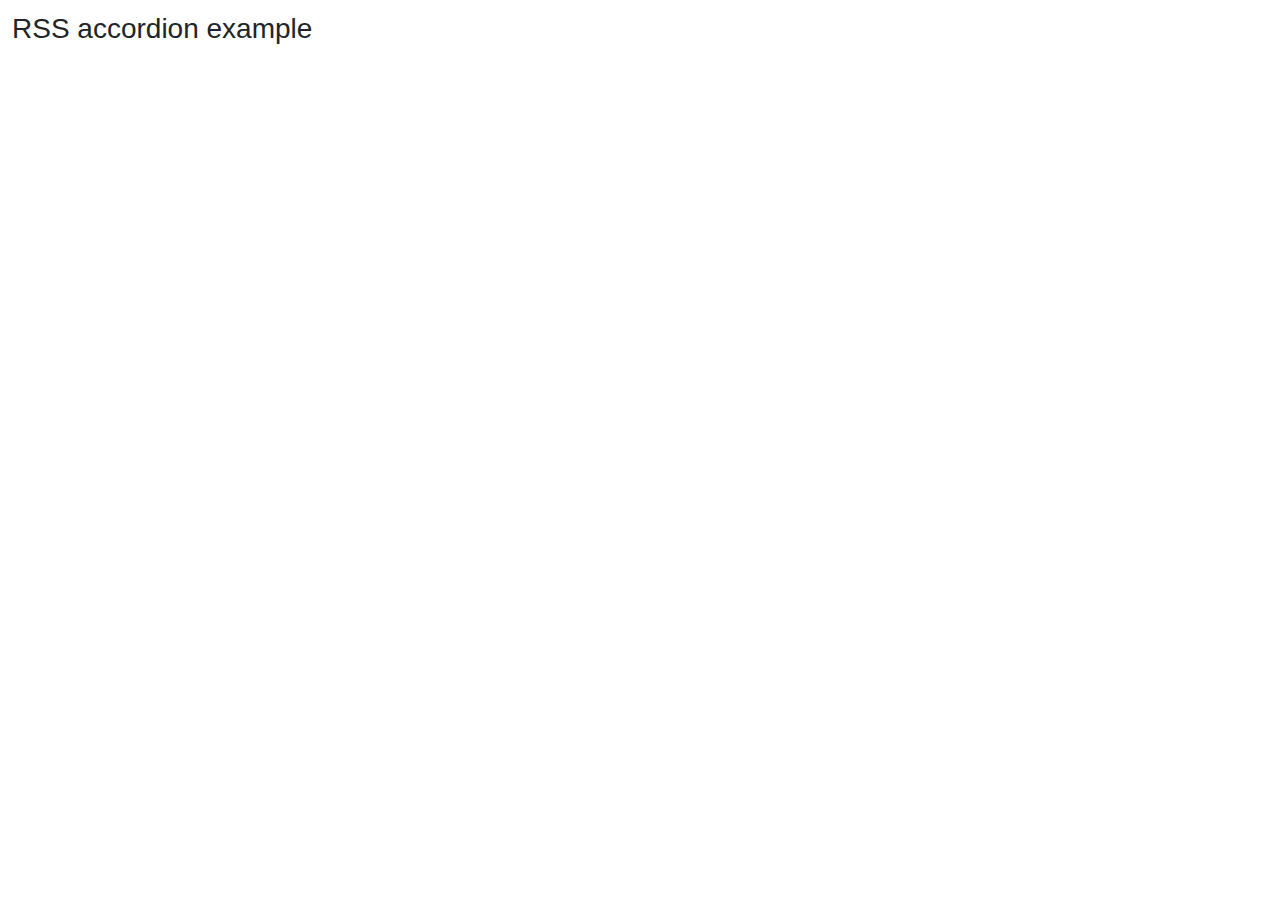
<file: assets/plugins/vanilla-rss/examples/ezypay.html>
<!DOCTYPE html>
<html>
  <head>
    <title>RSS ezypay example</title>

    <!-- Required meta tags -->
    <meta charset="utf-8" />
    <meta
      name="viewport"
      content="width=device-width, initial-scale=1, shrink-to-fit=no"
    />

    <!-- Bootstrap CSS -->
    <link
      rel="stylesheet"
      href="https://stackpath.bootstrapcdn.com/bootstrap/4.3.1/css/bootstrap.min.css"
    />

    <link rel="stylesheet" href="style.css" />
  </head>

  <body>
    <div>
      <h1>RSS accordion example</h1>
      <div id="rss-feeds"></div>
    </div>
    <script src="../dist/rss.global.min.js"></script>
    <script src="https://code.jquery.com/jquery-3.3.1.slim.min.js"></script>
    <script src="https://cdnjs.cloudflare.com/ajax/libs/popper.js/1.14.7/umd/popper.min.js"></script>
    <script src="https://stackpath.bootstrapcdn.com/bootstrap/4.3.1/js/bootstrap.min.js"></script>
    <script>
      window.onload = function() {
        const rss = new RSS(
          document.querySelector("#rss-feeds"),
          "http://www.ezypay.co.nz/feed",
          {
            limit: 15
          }
        );

        rss.render().then(() => console.log("cool"));
      };
    </script>
  </body>
</html>
</file>
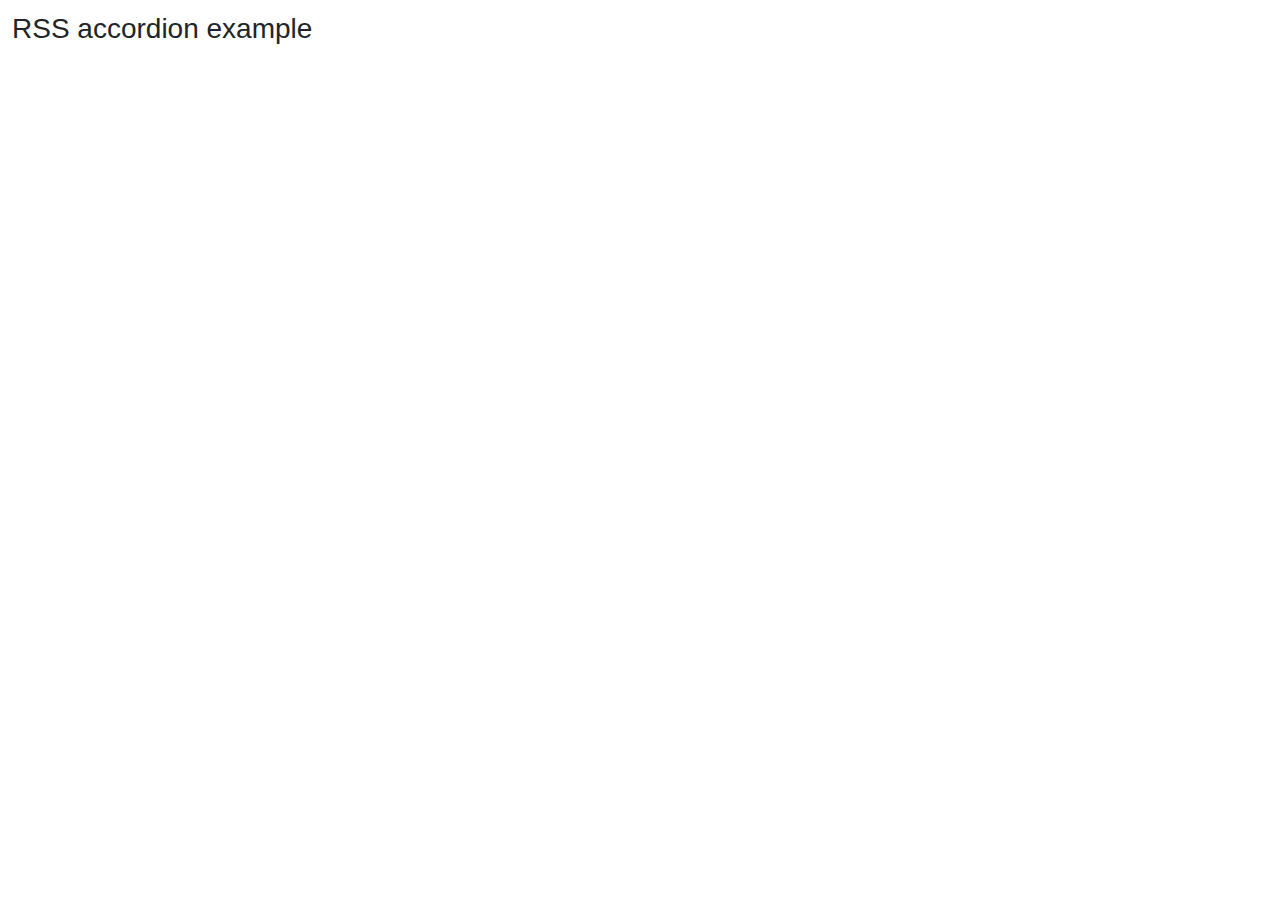
<file: assets/plugins/vanilla-rss/examples/ISO-8859-1.html>
<!DOCTYPE html>
<html>
  <head>
    <title>RSS accordion example</title>

    <!-- Required meta tags -->
    <meta charset="utf-8" />
    <meta
      name="viewport"
      content="width=device-width, initial-scale=1, shrink-to-fit=no"
    />

    <!-- Bootstrap CSS -->
    <link
      rel="stylesheet"
      href="https://stackpath.bootstrapcdn.com/bootstrap/4.3.1/css/bootstrap.min.css"
    />

    <link rel="stylesheet" href="style.css" />
  </head>

  <body>
    <div>
      <h1>RSS accordion example</h1>
      <div id="rss-feeds"></div>
    </div>
    <script src="../dist/rss.global.min.js"></script>
    <script src="https://code.jquery.com/jquery-3.3.1.slim.min.js"></script>
    <script src="https://cdnjs.cloudflare.com/ajax/libs/popper.js/1.14.7/umd/popper.min.js"></script>
    <script src="https://stackpath.bootstrapcdn.com/bootstrap/4.3.1/js/bootstrap.min.js"></script>
    <script>
      window.onload = function() {
        const rss = new RSS(
          document.querySelector("#rss-feeds"),
          "http://www.comicforum.de/external.php?type=rss2&forumids=36&lastpost=1",
          {
            encoding: "ISO-8859-1",
            limit: 15,
            tokens: {
              showClass: (entry, tokens) => (tokens.index === 0 ? "show" : "")
            },
            layoutTemplate:
              '<div class="accordion" id="accordionExample">{entries}</div>',
            entryTemplate: `<div class="card">
              <div class="card-header" id="heading-{index}">
                <h2 class="mb-0">
                  <button class="btn btn-link" type="button" data-toggle="collapse" data-target="#collapse-{index}" aria-expanded="true" aria-controls="collapse-{index}">
                    {title}
                  </button>
                </h2>
              </div>
  
              <div id="collapse-{index}" class="collapse {showClass}" aria-labelledby="heading-{index}" data-parent="#accordionExample">
                <div class="card-body">
                  {bodyPlain}
                </div>
              </div>
            </div>`
          }
        );

        rss.render().then(() => console.log("cool"));
      };
    </script>
  </body>
</html>
</file>
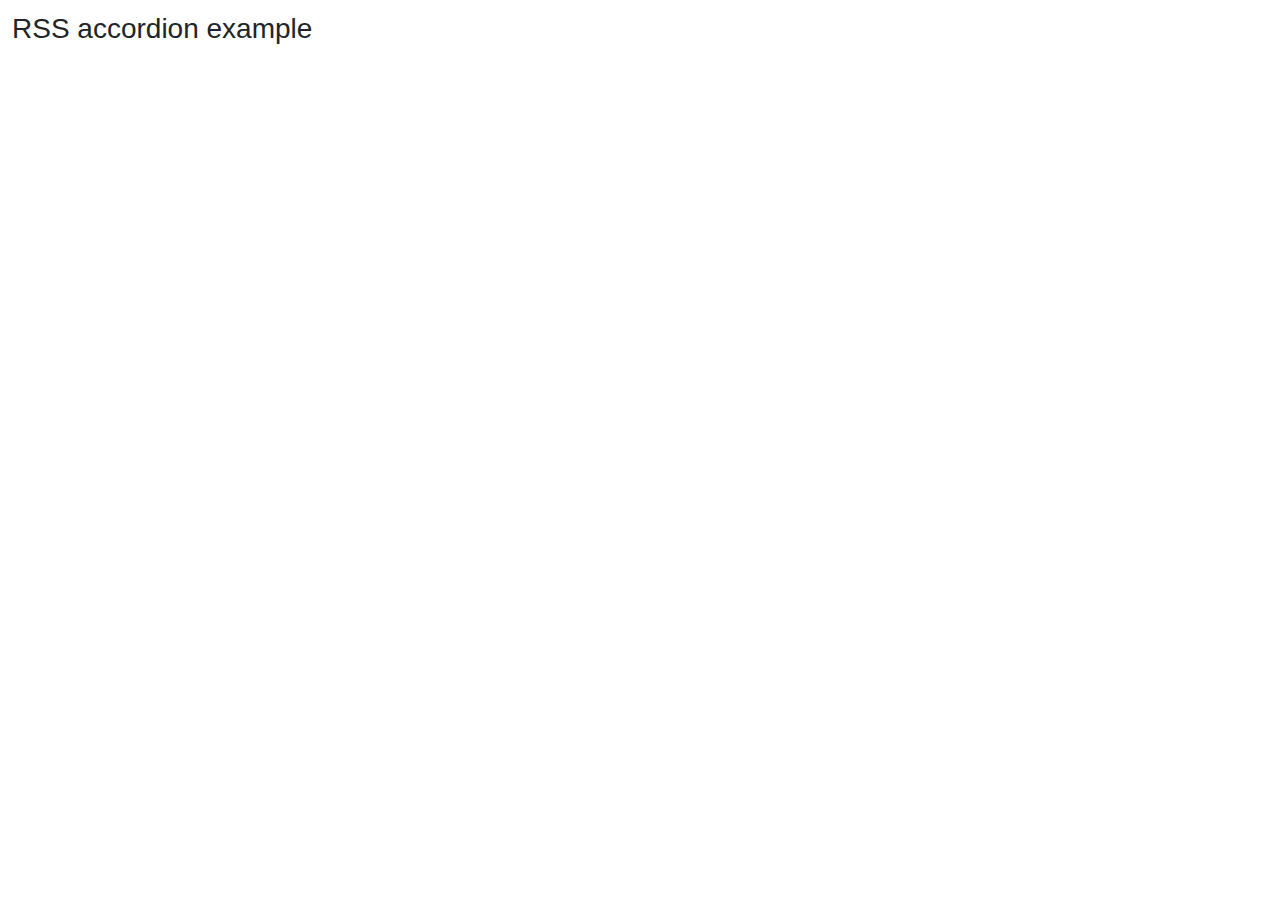
<file: assets/plugins/vanilla-rss/examples/multi-feed.html>
<!DOCTYPE html>
<html>
  <head>
    <title>RSS accordion example</title>

    <!-- Required meta tags -->
    <meta charset="utf-8" />
    <meta
      name="viewport"
      content="width=device-width, initial-scale=1, shrink-to-fit=no"
    />

    <!-- Bootstrap CSS -->
    <link
      rel="stylesheet"
      href="https://stackpath.bootstrapcdn.com/bootstrap/4.3.1/css/bootstrap.min.css"
    />

    <link rel="stylesheet" href="style.css" />
  </head>

  <body>
    <div>
      <h1>RSS accordion example</h1>
      <div id="rss-feeds"></div>
    </div>
    <script src="../dist/rss.global.min.js"></script>
    <script src="https://code.jquery.com/jquery-3.3.1.slim.min.js"></script>
    <script src="https://cdnjs.cloudflare.com/ajax/libs/popper.js/1.14.7/umd/popper.min.js"></script>
    <script src="https://stackpath.bootstrapcdn.com/bootstrap/4.3.1/js/bootstrap.min.js"></script>
    <script>
      window.onload = function() {
        const rss = new RSS(
          document.querySelector("#rss-feeds"),
          ["https://www.contentful.com/blog/feed.xml", "http://www.ebaytechblog.com/feed/"]
        );

        rss.render();
      };
    </script>
  </body>
</html>
</file>
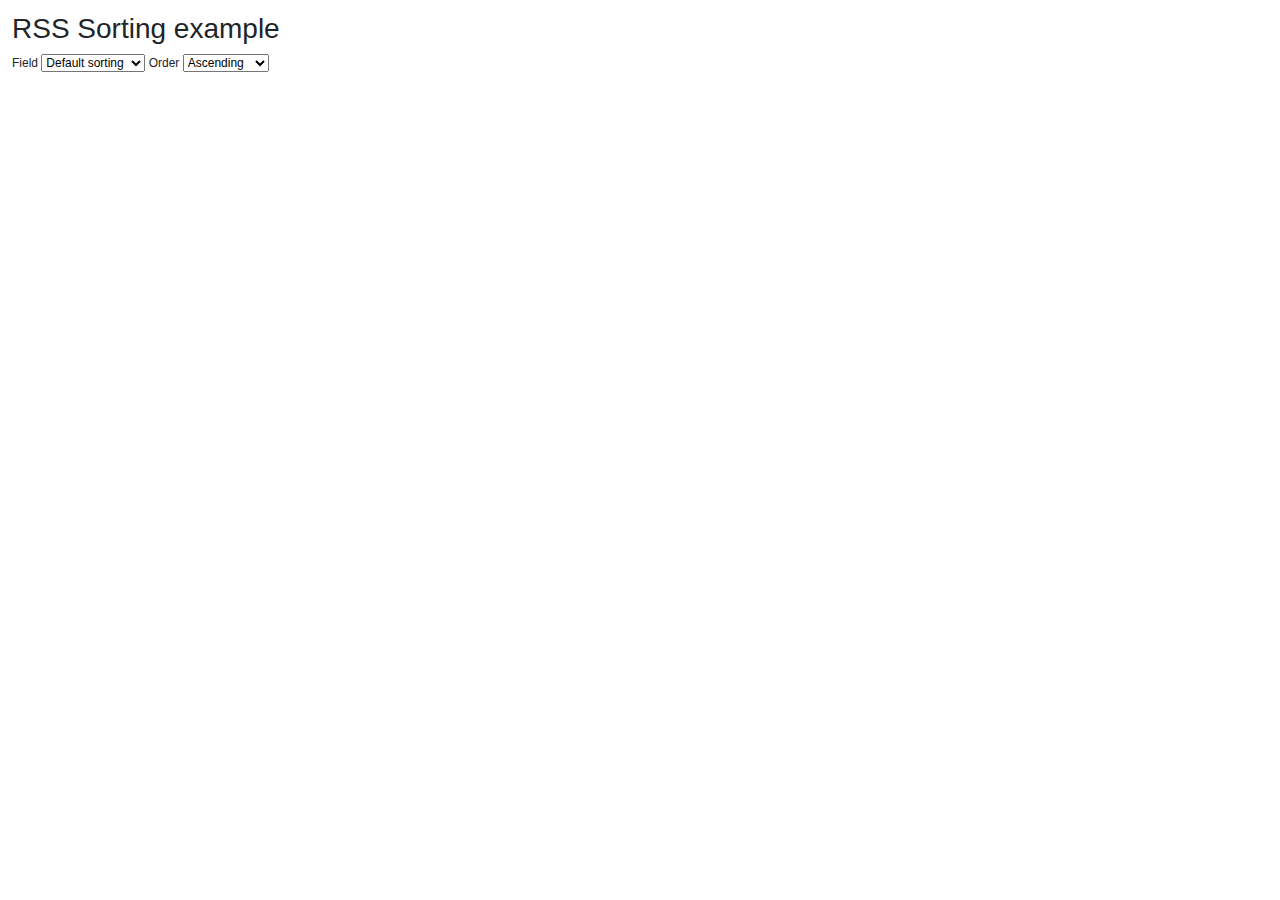
<file: assets/plugins/vanilla-rss/examples/sorting.html>
<!DOCTYPE html>
<html>
  <head>
    <title>RSS accordion example</title>

    <!-- Required meta tags -->
    <meta charset="utf-8" />
    <meta
      name="viewport"
      content="width=device-width, initial-scale=1, shrink-to-fit=no"
    />

    <!-- Bootstrap CSS -->
    <link
      rel="stylesheet"
      href="https://stackpath.bootstrapcdn.com/bootstrap/4.3.1/css/bootstrap.min.css"
    />

    <link rel="stylesheet" href="style.css" />
  </head>

  <body>
    <div>
      <h1>RSS Sorting example</h1>
      <form>
        <label>
          Field
          <select id="fieldSelect">
            <option value="">Default sorting</option>
            <option value="author">Author</option>
            <option value="publishedDate">Published Date</option>
            <option value="title">Title</option>
          </select>
        </label>

        <label>
          Order
          <select id="orderSelect">
            <option value="">Ascending</option>
            <option value="-">Descending</option>
          </select>
        </label>
      </form>
      <div id="rss-feeds"></div>
    </div>
    <script src="../dist/rss.global.min.js"></script>
    <script src="https://code.jquery.com/jquery-3.3.1.slim.min.js"></script>
    <script src="https://cdnjs.cloudflare.com/ajax/libs/popper.js/1.14.7/umd/popper.min.js"></script>
    <script src="https://stackpath.bootstrapcdn.com/bootstrap/4.3.1/js/bootstrap.min.js"></script>
    <script>
      function renderFeed() {
        const order = [
          document.querySelector("#orderSelect").value,
          document.querySelector("#fieldSelect").value
        ]
          .filter(function(e) {
            return !!e;
          })
          .join("");

        document.querySelector("#rss-feeds").innerHTML = "";
        new RSS(
          document.querySelector("#rss-feeds"),
          "http://www.ebaytechblog.com/feed",
          {
            order,
            limit: 15,
            entryTemplate:
              '<li>Author: {author}<br>Date: {date}<br> {title}<br>{shortBodyPlain}</li>'
          }
        ).render();
      }

      window.onload = function() {
        renderFeed();

        document
          .querySelectorAll("#fieldSelect,#orderSelect")
          .forEach(function(field) {
            field.addEventListener("change", renderFeed);
          });
      };
    </script>
  </body>
</html>
</file>
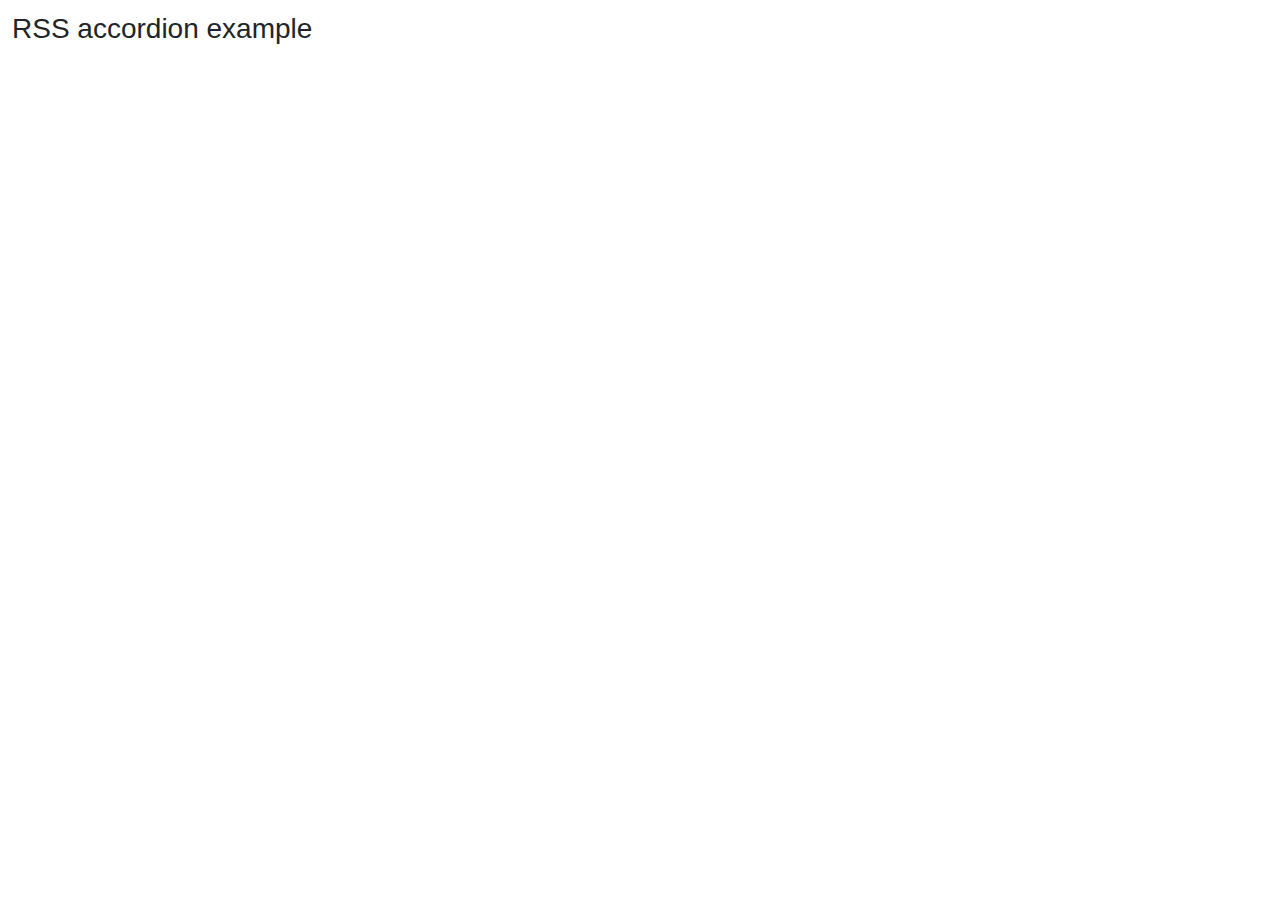
<file: assets/plugins/vanilla-rss/examples/zotero.html>
<!DOCTYPE html>
<html>
  <head>
    <title>RSS zotero example</title>

    <!-- Required meta tags -->
    <meta charset="utf-8" />
    <meta
      name="viewport"
      content="width=device-width, initial-scale=1, shrink-to-fit=no"
    />

    <!-- Bootstrap CSS -->
    <link
      rel="stylesheet"
      href="https://stackpath.bootstrapcdn.com/bootstrap/4.3.1/css/bootstrap.min.css"
    />

    <link rel="stylesheet" href="style.css" />
  </head>

  <body>
    <div>
      <h1>RSS accordion example</h1>
      <div id="rss-feeds"></div>
    </div>
    <script src="../dist/rss.global.min.js"></script>
    <script src="https://code.jquery.com/jquery-3.3.1.slim.min.js"></script>
    <script src="https://cdnjs.cloudflare.com/ajax/libs/popper.js/1.14.7/umd/popper.min.js"></script>
    <script src="https://stackpath.bootstrapcdn.com/bootstrap/4.3.1/js/bootstrap.min.js"></script>
    <script>
      window.onload = function() {
        const rss = new RSS(
          document.querySelector("#rss-feeds"),
          "https://api.zotero.org/groups/308781/items?format=atom",
          {
            entryTemplate:
              "<ul><li>Title: {title}</li><li>Author: {author}</li><li>Year: {year}</li></ul><br>",
            tokens: {
              year: function(entry, tokens) {
                return new Date(entry.publishedDate).getFullYear();
              }
            }
          }
        );
        rss.render().then(() => console.log("cool"));
      };
    </script>
  </body>
</html>
</file>
<file: assets/plugins/github-calendar/dist/github-calendar-responsive.css>
:root {
  --color-calendar-graph-day-bg: #dddbdb;
  --color-calendar-graph-day-L1-bg: #39dd34;
  --color-calendar-graph-day-L2-bg: #45a045;
  --color-calendar-graph-day-L3-bg: #047526;
  --color-calendar-graph-day-L4-bg: #0a4208;
}

rect.ContributionCalendar-day[data-level='0'] {
    fill: var(--color-calendar-graph-day-bg);
}

rect.ContributionCalendar-day[data-level='1'] {
    fill: var(--color-calendar-graph-day-L1-bg);
}

rect.ContributionCalendar-day[data-level='2'] {
    fill: var(--color-calendar-graph-day-L2-bg);
}

rect.ContributionCalendar-day[data-level='3'] {
    fill: var(--color-calendar-graph-day-L3-bg);
}

rect.ContributionCalendar-day[data-level='4'] {
    fill: var(--color-calendar-graph-day-L4-bg);
}

.calendar .width-full > .float-left {
    display: none;
}

.calendar {
    font-family: Helvetica, arial;
    border: 1px solid #DDDDDD;
    border-radius: 3px;
    min-height: 243px;
    text-align: center;
    margin: 0 auto;
}

.calendar-graph text.wday,
.calendar-graph text.month {
    font-size: 10px;
    fill: #aaa;
}

.contrib-legend {
    text-align: right;
    padding: 0 14px 10px 0;
    display: inline-block;
    float: right;
}

.contrib-legend .legend {
    display: inline-block;
    list-style: none;
    margin: 0 5px;
    position: relative;
    bottom: -1px;
    padding: 0;
}

.contrib-legend .legend li {
    display: inline-block;
    width: 10px;
    height: 10px;
}

.text-small {
    font-size: 12px;
    color: #767676;
}

.calendar-graph {
    padding: 5px 0 0;
    text-align: center;
}

.contrib-column {
    padding: 15px 0;
    text-align: center;
    border-left: 1px solid #ddd;
    border-top: 1px solid #ddd;
    font-size: 11px;
}

.contrib-column-first {
    border-left: 0;
}

.table-column {
    display: table-cell;
    width: 1%;
    padding-right: 10px;
    padding-left: 10px;
    vertical-align: top;
}

.contrib-number {
    font-weight: 300;
    line-height: 1.3em;
    font-size: 24px;
    display: block;
    color: #333;
}

.calendar img.spinner {
    width: 70px;
    margin-top: 50px;
    min-height: 70px;
}

.monospace {
    text-align: center;
    color: #000;
    font-family: monospace;
}

.monospace a {
    color: #1D75AB;
    text-decoration: none;
}

.contrib-footer {
    font-size: 11px;
    padding: 0 10px 12px;
    text-align: left;
    width: 100%;
    box-sizing: border-box;
    height: 26px;
}

.left.text-muted {
    float: left;
    margin-left: 9px;
    color: #767676;
}
.left.text-muted a {
    color: #4078c0;
    text-decoration: none;
}
.left.text-muted a:hover,
.monospace a:hover {
    text-decoration: underline;
}

h2.f4.text-normal.mb-3 {
    display: none;
}

.float-left.text-gray {
    float: left;
}
#user-activity-overview{
    display:none;
}

.day-tooltip {
    white-space: nowrap;
    position: absolute;
    z-index: 99999;
    padding: 10px;
    font-size: 12px;
    color: #959da5;
    text-align: center;
    background: rgba(0,0,0,.85);
    border-radius: 3px;
    display: none;
    pointer-events: none;
}
.day-tooltip strong {
    color: #dfe2e5;
}
.day-tooltip.is-visible {
    display: block;
}
.day-tooltip:after {
    position: absolute;
    bottom: -10px;
    left: 50%;
    width: 5px;
    height: 5px;
    box-sizing: border-box;
    margin: 0 0 0 -5px;
    content: " ";
    border: 5px solid transparent;
    border-top-color: rgba(0,0,0,.85)
}

text.ContributionCalendar-label {
    fill: #ccc;
    font-size: 11px;
}
</file>
<file: assets/plugins/dark-mode-switch/dark-mode.css>
/*!
 * Dark Mode Switch v1.0.1 (https://github.com/coliff/dark-mode-switch)
 * Copyright 2021 C.Oliff
 * Licensed under MIT (https://github.com/coliff/dark-mode-switch/blob/main/LICENSE)
 */

[data-theme="dark"] {
  background-color: #111 !important;
  color: #eee;
}

[data-theme="dark"] .bg-black {
  background-color: #fff !important;
}

[data-theme="dark"] .bg-dark {
  background-color: #eee !important;
}

[data-theme="dark"] .bg-light {
  background-color: #222 !important;
}

[data-theme="dark"] .bg-white {
  background-color: #000 !important;
}
</file>
<file: assets/plugins/vanilla-rss/examples/style.css>
body {
  font-size: 12px;
  padding: 1em;
}

h1 {
  font-size: 1.75rem;
}

h2 {
  font-size: 1.25rem;
}

.card-header {
  padding: 0.5em;
}

.btn {
  text-align: left;
}
</file>
<file: assets/css/styles.css>
/*!   
 * Template Name: Developer - Portfolio Landing Page Bootstrap 5 Template for Developers
 * Version: Bootstrap 5 v2.0
 * Author: Xiaoying Riley
 * Twitter: @3rdwave_themes
 * Copyright: 3rd Wave Media Ltd.
 * Website: https://themes.3rdwavemedia.com/
*/
body {
  font-family: 'Lato', arial, sans-serif;
  color: #434343;
  background: #DAE3E7;
  font-size: 16px;
  -webkit-font-smoothing: antialiased;
  -moz-osx-font-smoothing: grayscale;
}

h1, h2, h3, h4, h5, h6 {
  font-family: 'Montserrat', sans-serif;
  font-weight: 700;
  color: #778492;
}

a {
  color: #3AAA64;
  -webkit-transition: all 0.4s ease-in-out;
  -moz-transition: all 0.4s ease-in-out;
  -ms-transition: all 0.4s ease-in-out;
  -o-transition: all 0.4s ease-in-out;
  text-decoration: none;
}

a:hover {
  text-decoration: underline;
  color: #2d844e;
}

a:focus {
  text-decoration: none;
}

.btn, a.btn {
  -webkit-transition: all 0.4s ease-in-out;
  -moz-transition: all 0.4s ease-in-out;
  -ms-transition: all 0.4s ease-in-out;
  -o-transition: all 0.4s ease-in-out;
  font-family: 'Montserrat', arial, sans-serif;
  padding: 8px 16px;
  font-weight: bold;
}

.btn .svg-inline--fa, a.btn .svg-inline--fa {
  margin-right: 5px;
  position: relative;
  top: -2px;
}

.btn:hover, a.btn:hover {
  text-decoration: none;
}

/*
.btn:focus, a.btn:focus {
  color: #fff;
  box-shadow: none;
}
*/
a.btn-cta-primary, .btn-cta-primary {
  background: #54ba4e;
  border: 1px solid #54ba4e;
  color: #fff;
  font-weight: 600;
  text-transform: uppercase;
}

a.btn-cta-primary:hover, .btn-cta-primary:hover {
  background: #49ac43;
  border: 1px solid #49ac43;
  color: #fff;
}

a.btn-cta-secondary, .btn-cta-secondary {
  background: #479FC8;
  border: 1px solid #479FC8;
  color: #fff;
  font-weight: 600;
  text-transform: uppercase;
}

a.btn-cta-secondary:hover, a.btn-cta-secondary:not(:disabled):not(.disabled):active:focus, .btn-cta-secondary:hover, .btn-cta-secondary:not(:disabled):not(.disabled):active:focus {
  background: #3893bd;
  border: 1px solid #3893bd;
  color: #fff;
  box-shadow: none;
}

.text-highlight {
  color: #32383e;
}

.badge-theme {
  background: #3AAA64;
  font-size: 12px;
  color: #fff;
  border-radius: 2px;
  -moz-background-clip: padding;
  -webkit-background-clip: padding-box;
  background-clip: padding-box;
}

a.dotted-link {
  border-bottom: 1px dotted #778492;
  color: #778492;
}

a.dotted-link:hover {
  text-decoration: none;
  color: #49515a;
}

/* ======= Header ======= */
.header {
  padding: 30px 0;
  background: #f5f5f5;
  border-top: 10px solid #778492;
}

.header .btn {
  font-weight: bold;
}

.header .profile-image {
  margin-right: 30px;
}

.header .profile-content .name {
  color: #49515a;
  font-size: 38px;
  margin-bottom: 5px;
  margin-top: 30px;
}

.header .profile-content .desc {
  color: #778492;
  font-family: "Lato", arial, sans-serif;
  font-weight: 400;
  font-size: 24px;
  margin-top: 0;
  margin-bottom: 15px;
}

.header .profile-content .social a {
  background: #b0b7bf;
  width: 36px;
  height: 36px;
  display: inline-block;
  border-radius: 50%;
  -moz-background-clip: padding;
  -webkit-background-clip: padding-box;
  background-clip: padding-box;
  color: #fff;
  text-align: center;
}

.header .profile-content .social a:hover {
  background: #778492;
}

.header .profile-content .social a .svg-inline--fa {
  font-size: 20px;
  margin-top: 8px;
}

/* ======= Sections======= */
.section {
  margin-bottom: 30px;
}

.section .section-inner {
  background: #fff;
  padding: 30px;
}

.section .heading {
  margin-top: 0;
  margin-bottom: 30px;
  color: #545e69;
  font-size: 24px;
}

.section .content .more-link .svg-inline--fa {
  margin-right: 5px;
  font-size: 14px;
  position: relative;
  top: -2px;
}

/* About Section */
/* Latest Section */
.latest .item {
  margin-bottom: 30px;
}

.latest .item .title {
  font-size: 18px;
  margin-top: 0;
}

.latest .item .title .label {
  margin-left: 5px;
  font-size: 12px;
}

.latest .item .title a {
  color: #778492;
}

.latest .item .title a:hover {
  color: #5f6b77;
}

.latest .item .project-image:hover {
  -webkit-opacity: 0.8;
  -moz-opacity: 0.8;
  opacity: 0.8;
}

.latest .divider {
  margin-bottom: 60px;
}

.latest .featured {
  margin-bottom: 60px;
}

.latest .featured .title {
  font-size: 20px;
  margin-bottom: 5px;
  font-size: 20px;
}

.latest .featured .summary {
  margin-bottom: 30px;
  color: #778492;
}

.latest .featured img {
  margin-bottom: 30px;
}

.latest .featured .desc {
  margin-bottom: 30px;
}

.latest .has-ribbon {
  position: relative;
  display: inline-block;
}

.latest .has-ribbon .text {
  background: #3AAA64;
  color: #fff;
}

.latest .has-ribbon .ribbon {
  position: absolute;
  top: -4px;
  right: -4px;
  width: 110px;
  height: 110px;
  overflow: hidden;
}

.latest .has-ribbon .ribbon .text {
  font-family: 'Montserrat', sans-serif;
  position: relative;
  left: -8px;
  top: 18px;
  width: 158px;
  padding: 10px 10px;
  font-size: 15px;
  font-weight: bold;
  text-align: center;
  text-transform: uppercase;
  color: #fff;
  background-color: #479FC8;
  -webkit-transform: rotate(45deg) translate3d(0, 0, 0);
  -moz-transform: rotate(45deg) translate3d(0, 0, 0);
  -ms-transform: rotate(45deg) translate3d(0, 0, 0);
  -o-transform: rotate(45deg) translate3d(0, 0, 0);
}

.latest .has-ribbon .ribbon .text:before, .latest .has-ribbon .ribbon .text:after {
  content: '';
  position: absolute;
  bottom: -5px;
  border-top: 5px solid #276582;
  border-left: 5px solid transparent;
  border-right: 5px solid transparent;
}

.latest .has-ribbon .ribbon .text:before {
  left: 0;
}

.latest .has-ribbon .ribbon .text:after {
  right: 0;
}

/* Projects Section */
.projects .item {
  margin-bottom: 30px;
}

.projects .item .title {
  font-size: 16px;
  margin-top: 0;
  margin-bottom: 5px;
  line-height: 1.5;
}

.projects .item .title a {
  color: #778492;
}

.projects .item .title a:hover {
  color: #5f6b77;
}

/* Work Section */
.experience .item {
  margin-bottom: 30px;
}

.experience .item .title {
  font-size: 16px;
  margin-top: 0;
  margin-bottom: 5px;
  line-height: 1.5;
}

.experience .item .title .place {
  color: #999;
  font-weight: normal;
}

.experience .item .title .place a {
  color: #999;
}

.experience .item .title .place a:hover {
  color: #666666;
}

.experience .item .title .year {
  color: #999;
  font-weight: normal;
}

/* Git section */
.github-graph {
  margin-bottom: 30px;
}

.github-graph .js-calendar-graph-svg {
  max-width: 100%;
}

.github-graph h2 {
  font-size: 18px;
}

.ghfeed {
  height: 500px;
}

.ghfeed,
.ghfeed *,
.ghfeed *:before,
.ghfeed *:after {
  box-sizing: content-box;
}

/* Info Section */
.info .svg-inline--fa {
  margin-right: 15px;
  color: #ccd1d6;
}

.info .svg-inline--fa.fa-envelope-o {
  font-size: 14px;
}

.info ul {
  margin-bottom: 0;
}

.info li {
  margin-bottom: 15px;
}

.info li:last-child {
  margin-bottom: 0;
}

/* Skills Section */
.skills .intro {
  margin-bottom: 30px;
}

.skills .skillset .item {
  margin-bottom: 30px;
}

.skills .skillset .level-title {
  font-size: 16px;
  position: relative;
  margin-top: 0;
  margin-bottom: 10;
}

.skills .skillset .level-title .level-label {
  color: #ccd1d6;
  font-size: 14px;
  font-weight: 400;
  font-family: "Lato", arial, sans-serif;
  position: absolute;
  right: 0;
  top: 0;
}

.skills .skillset .level-bar {
  height: 15px;
  background: #e8e8e8;
}

.skills .skillset .level-bar-inner {
  height: 15px;
  background: #66cb8c;
}

.skills .svg-inline--fa {
  margin-right: 3px;
  position: relative;
  top: 0;
}

/* Testimonials section */
.testimonials .item {
  margin-bottom: 30px;
}

.testimonials .item:last-child {
  margin-bottom: 0;
}

.testimonials .item .quote {
  color: #666;
  font-size: 16px;
  border-left: 5px solid #9fdeb7;
  padding: 5px 15px;
  margin-bottom: 15px;
}

.testimonials .item .quote p {
  margin-bottom: 0;
}

.testimonials .item .quote .svg-inline--fa {
  color: #79d19a;
  margin-right: 15px;
}

.testimonials .item .source {
  font-size: 14px;
  padding-left: 20px;
  font-weight: 500;
}

.testimonials .item .source .name {
  color: #939ea9;
  font-weight: 600;
}

.testimonials .item .source .title {
  color: #999;
}

/* Education section */
.education .item {
  margin-bottom: 30px;
}

.education .item:last-child {
  margin-bottom: 0;
}

.education .item .title {
  font-size: 16px;
  margin-top: 0;
}

.education .item .university {
  font-family: "Lato", arial, sans-serif;
  font-size: 13px;
  color: #999;
  font-weight: 600;
  padding-left: 25px;
}

.education .item .university .year {
  color: #b0b7bf;
  font-weight: 500;
}

/* Language Section */
.languages .item {
  margin-bottom: 15px;
}

.languages .item .title {
  color: #778492;
}

.languages .item .level {
  color: #999;
}

.languages .item:last-child {
  margin-bottom: 0;
}

.languages .item .svg-inline--fa {
  color: #79d19a;
}

/* Blog Section */
.blog .item {
  margin-bottom: 30px;
}

.blog .item .title {
  font-size: 18px;
  line-height: 1.3;
}

.blog .item .title a {
  color: #778492;
}

.blog .item .title a:hover {
  color: #5f6b77;
}

.blog .item p {
  margin-bottom: 5px;
}

.blog .item:last-child {
  margin-bottom: 0;
}

/* List section */
.list ul li {
  margin-bottom: 10px;
}

.list ul li .svg-inline--fa {
  margin-right: 5px;
}

.list ul li a {
  color: #778492;
}

.list ul li a:hover {
  color: #49515a;
}

/* Credits */
.credits ul li {
  margin-bottom: 10px;
}

.credits ul li .svg-inline--fa {
  margin-right: 5px;
  position: relative;
  top: -2px;
}

.credits ul li a {
  color: #778492;
}

.credits ul li a .svg-inline--fa {
  color: #b0b7bf;
}

.credits ul li a:hover {
  color: #49515a;
}

.credits .btn {
  margin-bottom: 15px;
}

.aside .subheading {
  font-size: 18px;
  color: #545e69;
}

/* ======= Footer ======= */
.footer {
  background: #32383e;
  color: #fff;
  padding: 10px 0;
}

.footer .copyright {
  line-height: 1.6;
  color: #a1aab4;
  font-size: 14px;
}

.footer a {
  color: #fff;
}

.footer .fa-heart {
  color: #fb866a;
}

.dark-mode-switch {
  margin-bottom: 1rem;
}

.dark-mode-switch .form-switch {
  display: flex;
}

.dark-mode-switch label {
  font-size: 0.875rem;
  font-weight: bold;
}

.dark-mode-switch .form-switch .form-check-input {
  border-radius: 1em;
  border-color: #DAE3E7;
}

.dark-mode-switch .form-check-input:checked {
  background-color: #54ba4e;
  border-color: #54ba4e;
}

.dark-mode-switch .form-check-input:focus {
  box-shadow: none;
  border-color: #DAE3E7;
}

body[data-theme="dark"] {
  background: #17191c;
  /* Github Activity Dark Mode */
  /* Github activity */
}

body[data-theme="dark"] a:hover {
  color: #53c47d;
}

body[data-theme="dark"] a.btn:hover {
  color: #fff;
}

body[data-theme="dark"] .dark-mode-switch .form-check-input:focus {
  border-color: #54ba4e;
}

body[data-theme="dark"] .header {
  background: #1e2124;
  color: rgba(255, 255, 255, 0.9);
  border-top-color: #1e2124;
}

body[data-theme="dark"] .header .profile-content .name {
  color: rgba(255, 255, 255, 0.9);
}

body[data-theme="dark"] .header .profile-content .desc {
  color: rgba(255, 255, 255, 0.7);
}

body[data-theme="dark"] .header .profile-content .social a {
  background: #2e3238;
  color: rgba(230, 230, 230, 0.7);
}

body[data-theme="dark"] .header .profile-content .social a:hover {
  color: rgba(255, 255, 255, 0.9);
}

body[data-theme="dark"] .section .section-inner {
  background: #1e2124;
  color: rgba(255, 255, 255, 0.7);
}

body[data-theme="dark"] .section .heading {
  color: rgba(255, 255, 255, 0.9);
}

body[data-theme="dark"] .experience .item .title {
  color: rgba(255, 255, 255, 0.9);
}

body[data-theme="dark"] .testimonials .item .quote {
  color: rgba(255, 255, 255, 0.9);
}

body[data-theme="dark"] .latest .item .title a, body[data-theme="dark"] .projects .item .title a, body[data-theme="dark"] .blog .item .title a {
  color: rgba(255, 255, 255, 0.9);
}

body[data-theme="dark"] .latest .item .title a:hover, body[data-theme="dark"] .projects .item .title a:hover, body[data-theme="dark"] .blog .item .title a:hover {
  color: #fff;
}

body[data-theme="dark"] .testimonials .item .source .name {
  color: rgba(255, 255, 255, 0.9);
}

body[data-theme="dark"] .education .item .title {
  color: rgba(255, 255, 255, 0.9);
}

body[data-theme="dark"] .languages .item .title {
  color: rgba(255, 255, 255, 0.9);
}

body[data-theme="dark"] .list ul li a, body[data-theme="dark"] .credits ul li a {
  color: inherit;
}

body[data-theme="dark"] .experience .item .title .place a {
  color: rgba(255, 255, 255, 0.7);
}

body[data-theme="dark"] .experience .item .title .place a:hover {
  color: rgba(255, 255, 255, 0.9);
}

body[data-theme="dark"] .aside .subheading {
  color: rgba(255, 255, 255, 0.9);
}

body[data-theme="dark"] .gha-header, body[data-theme="dark"] .gha-footer, body[data-theme="dark"] .gha-feed {
  background: #17191c;
  border-color: rgba(255, 255, 255, 0.1);
  color: #3AAA64;
}

body[data-theme="dark"] .gha-feed a {
  color: #3AAA64;
}

body[data-theme="dark"] .gha-header > .gha-github-icon,
body[data-theme="dark"] .gha-header > .gha-user-info > a,
body[data-theme="dark"] .gha-header > .gha-user-info > p > a {
  color: rgba(255, 255, 255, 0.9);
}

body[data-theme="dark"] .gha-activity {
  border-color: #333;
}

body[data-theme="dark"] .gha-gravatar img {
  border: 3px solid #333;
  box-shadow: 0 0 0 #ccc;
}

body[data-theme="dark"] .gha-message-merge {
  background: #2e3238;
}

body[data-theme="dark"] .gha-feed small {
  color: rgba(255, 255, 255, 0.7);
}

body[data-theme="dark"] .github-graph {
  background: #17191c;
}

body[data-theme="dark"] .contrib-number {
  color: rgba(255, 255, 255, 0.9);
}

body[data-theme="dark"] .border, body[data-theme="dark"] .contrib-column {
  border: 1px solid rgba(255, 255, 255, 0.1) !important;
}

body[data-theme="dark"] .text-muted {
  color: rgba(255, 255, 255, 0.6);
}

@media (max-width: 767.98px) {
  .header {
    text-align: center;
  }
  .header .profile-image {
    float: none !important;
    margin: 0 auto;
  }
  .header .profile-content {
    float: none !important;
    text-align: center;
  }
  .header .btn {
    margin-top: 30px;
    float: none !important;
  }
  .project-image {
    margin-bottom: 15px;
  }
}

@media (min-width: 1400px) {
  .container {
    width: 1360px;
    max-width: inherit;
  }
}
</file>
